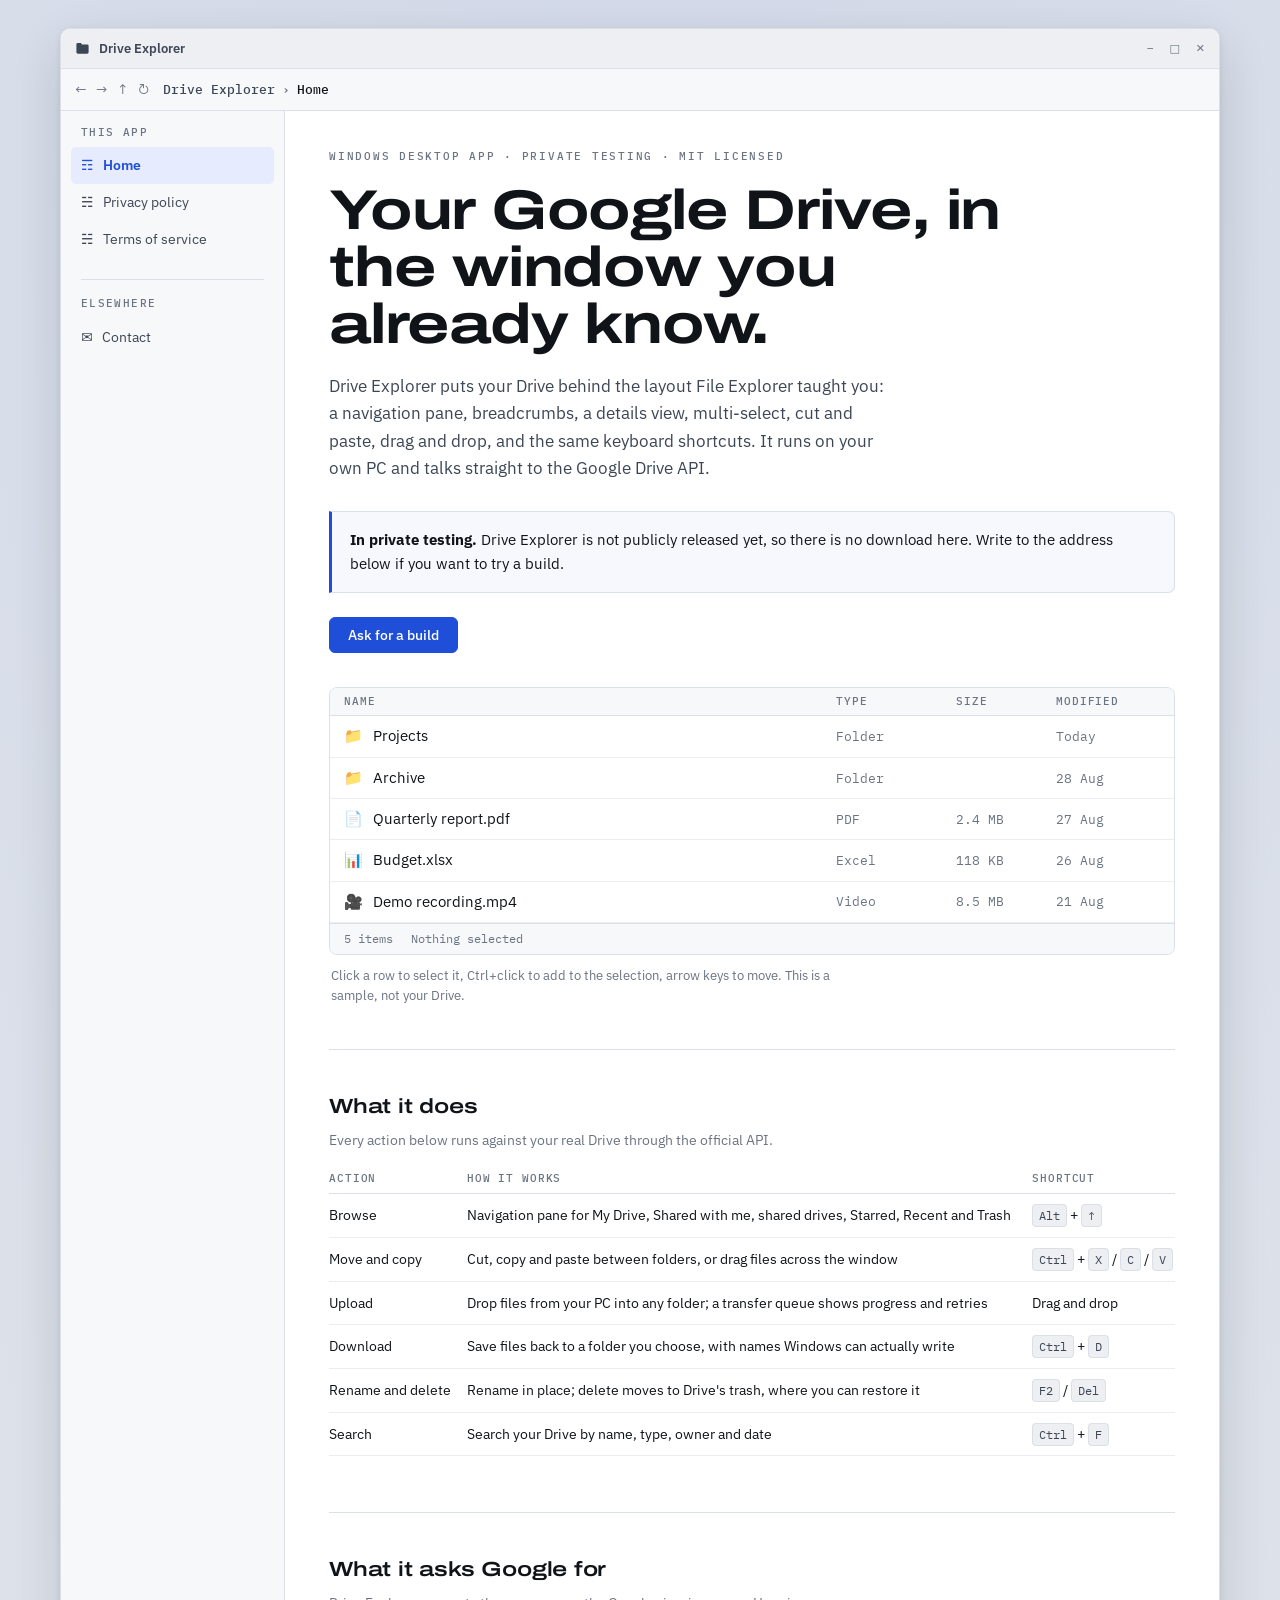
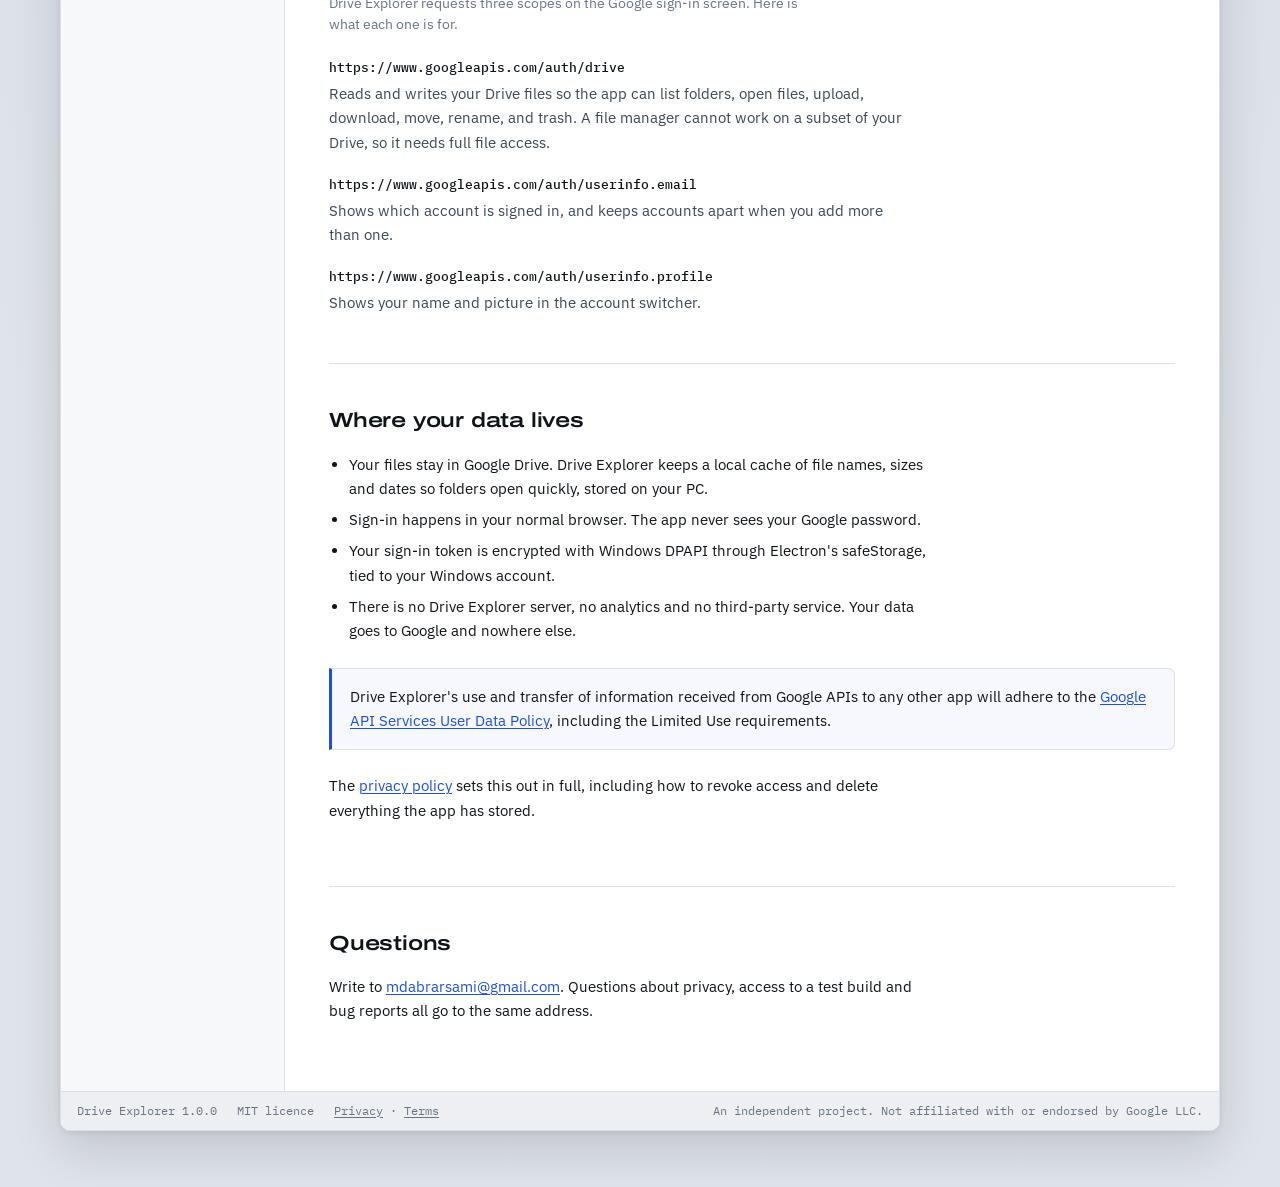
<file: apps/drive-explorer/index.html>
<!doctype html>
<html lang="en">
<head>
<meta charset="utf-8">
<meta name="viewport" content="width=device-width, initial-scale=1">
<title>Drive Explorer - Google Drive in a Windows Explorer window</title>
<meta name="description" content="Drive Explorer is a free Windows desktop app that manages your Google Drive with the layout, shortcuts and habits of File Explorer.">
<link rel="icon" href="data:image/svg+xml,%3Csvg xmlns='http://www.w3.org/2000/svg' viewBox='0 0 16 16'%3E%3Cpath fill='%231f4fd8' d='M1.5 3.5A1.5 1.5 0 0 1 3 2h3.2l1.3 1.6H13a1.5 1.5 0 0 1 1.5 1.5v7A1.5 1.5 0 0 1 13 13.6H3a1.5 1.5 0 0 1-1.5-1.5z'/%3E%3C/svg%3E">
<link rel="preconnect" href="https://fonts.googleapis.com">
<link rel="preconnect" href="https://fonts.gstatic.com" crossorigin>
<link rel="stylesheet" href="https://fonts.googleapis.com/css2?family=Archivo:wdth,wght@125,600;125,700&family=IBM+Plex+Mono:wght@400;500&family=IBM+Plex+Sans:wght@400;500;600&display=swap">
<link rel="stylesheet" href="assets/site.css">
</head>
<body>

<main class="window">
  <div class="titlebar">
    <svg width="15" height="15" viewBox="0 0 16 16" aria-hidden="true"><path fill="currentColor" d="M1.5 3.5A1.5 1.5 0 0 1 3 2h3.2l1.3 1.6H13a1.5 1.5 0 0 1 1.5 1.5v7A1.5 1.5 0 0 1 13 13.6H3a1.5 1.5 0 0 1-1.5-1.5z"/></svg>
    <strong style="font-weight:600">Drive Explorer</strong>
    <span class="titlebar__buttons" aria-hidden="true"><span>&#8210;</span><span>&#9633;</span><span>&#10005;</span></span>
  </div>

  <div class="toolbar">
    <span class="toolbar__nav" aria-hidden="true"><span>&#8592;</span><span>&#8594;</span><span>&#8593;</span><span>&#8635;</span></span>
    <nav class="crumbs" aria-label="Breadcrumb">
      <a href="index.html">Drive Explorer</a><span aria-hidden="true">&#8250;</span><span class="crumbs__here" aria-current="page">Home</span>
    </nav>
  </div>

  <div class="panes">
    <nav class="nav" aria-label="Site">
      <p class="nav__group">This app</p>
      <ul class="nav__list">
        <li><a class="nav__link" href="index.html" aria-current="page"><span aria-hidden="true">&#9782;</span> Home</a></li>
        <li><a class="nav__link" href="privacy.html"><span aria-hidden="true">&#9781;</span> Privacy policy</a></li>
        <li><a class="nav__link" href="terms.html"><span aria-hidden="true">&#9781;</span> Terms of service</a></li>
      </ul>
      <hr class="nav__sep">
      <p class="nav__group">Elsewhere</p>
      <ul class="nav__list">
        <li><a class="nav__link" href="mailto:mdabrarsami@gmail.com"><span aria-hidden="true">&#9993;</span> Contact</a></li>
      </ul>
    </nav>

    <div class="content">
      <p class="eyebrow">Windows desktop app &middot; Private testing &middot; MIT licensed</p>
      <h1>Your Google Drive, in the window you already know.</h1>
      <p class="lede">
        Drive Explorer puts your Drive behind the layout File Explorer taught you:
        a navigation pane, breadcrumbs, a details view, multi-select, cut and paste,
        drag and drop, and the same keyboard shortcuts. It runs on your own PC and
        talks straight to the Google Drive API.
      </p>

      <div class="callout">
        <p><strong>In private testing.</strong> Drive Explorer is not publicly released yet, so there is no download here. Write to the address below if you want to try a build.</p>
      </div>

      <div class="actions">
        <a class="btn btn--primary" href="mailto:mdabrarsami@gmail.com">Ask for a build</a>
      </div>

      <section class="demo" aria-label="Details view demo">
        <div class="demo__head" aria-hidden="true">
          <span>Name</span><span>Type</span><span>Size</span><span>Modified</span>
        </div>
        <ul class="demo__list" role="listbox" aria-label="Example files" aria-multiselectable="true" data-filelist>
          <li><button class="demo__row" type="button" role="option" aria-selected="false" data-bytes="0">
            <span class="demo__name"><span aria-hidden="true">&#128193;</span> <span>Projects</span></span>
            <span class="demo__meta demo__meta--type">Folder</span>
            <span class="demo__meta"></span>
            <span class="demo__meta demo__meta--date">Today</span>
          </button></li>
          <li><button class="demo__row" type="button" role="option" aria-selected="false" data-bytes="0">
            <span class="demo__name"><span aria-hidden="true">&#128193;</span> <span>Archive</span></span>
            <span class="demo__meta demo__meta--type">Folder</span>
            <span class="demo__meta"></span>
            <span class="demo__meta demo__meta--date">28 Aug</span>
          </button></li>
          <li><button class="demo__row" type="button" role="option" aria-selected="false" data-bytes="2516582">
            <span class="demo__name"><span aria-hidden="true">&#128196;</span> <span>Quarterly report.pdf</span></span>
            <span class="demo__meta demo__meta--type">PDF</span>
            <span class="demo__meta">2.4 MB</span>
            <span class="demo__meta demo__meta--date">27 Aug</span>
          </button></li>
          <li><button class="demo__row" type="button" role="option" aria-selected="false" data-bytes="120832">
            <span class="demo__name"><span aria-hidden="true">&#128202;</span> <span>Budget.xlsx</span></span>
            <span class="demo__meta demo__meta--type">Excel</span>
            <span class="demo__meta">118 KB</span>
            <span class="demo__meta demo__meta--date">26 Aug</span>
          </button></li>
          <li><button class="demo__row" type="button" role="option" aria-selected="false" data-bytes="8912896">
            <span class="demo__name"><span aria-hidden="true">&#127909;</span> <span>Demo recording.mp4</span></span>
            <span class="demo__meta demo__meta--type">Video</span>
            <span class="demo__meta">8.5 MB</span>
            <span class="demo__meta demo__meta--date">21 Aug</span>
          </button></li>
        </ul>
        <div class="demo__bar">
          <span data-count>5 items</span>
          <span data-size>Nothing selected</span>
        </div>
      </section>
      <p class="demo__hint">Click a row to select it, Ctrl+click to add to the selection, arrow keys to move. This is a sample, not your Drive.</p>

      <section class="sec">
        <h2>What it does</h2>
        <p class="sec__note">Every action below runs against your real Drive through the official API.</p>
        <table class="table">
          <thead>
            <tr><th scope="col">Action</th><th scope="col">How it works</th><th scope="col">Shortcut</th></tr>
          </thead>
          <tbody>
            <tr><td>Browse</td><td>Navigation pane for My Drive, Shared with me, shared drives, Starred, Recent and Trash</td><td><kbd>Alt</kbd> + <kbd>&#8593;</kbd></td></tr>
            <tr><td>Move and copy</td><td>Cut, copy and paste between folders, or drag files across the window</td><td><kbd>Ctrl</kbd> + <kbd>X</kbd> / <kbd>C</kbd> / <kbd>V</kbd></td></tr>
            <tr><td>Upload</td><td>Drop files from your PC into any folder; a transfer queue shows progress and retries</td><td>Drag and drop</td></tr>
            <tr><td>Download</td><td>Save files back to a folder you choose, with names Windows can actually write</td><td><kbd>Ctrl</kbd> + <kbd>D</kbd></td></tr>
            <tr><td>Rename and delete</td><td>Rename in place; delete moves to Drive's trash, where you can restore it</td><td><kbd>F2</kbd> / <kbd>Del</kbd></td></tr>
            <tr><td>Search</td><td>Search your Drive by name, type, owner and date</td><td><kbd>Ctrl</kbd> + <kbd>F</kbd></td></tr>
          </tbody>
        </table>
      </section>

      <section class="sec">
        <h2>What it asks Google for</h2>
        <p class="sec__note">Drive Explorer requests three scopes on the Google sign-in screen. Here is what each one is for.</p>
        <dl class="scopes">
          <dt>https://www.googleapis.com/auth/drive</dt>
          <dd>Reads and writes your Drive files so the app can list folders, open files, upload, download, move, rename, and trash. A file manager cannot work on a subset of your Drive, so it needs full file access.</dd>
          <dt>https://www.googleapis.com/auth/userinfo.email</dt>
          <dd>Shows which account is signed in, and keeps accounts apart when you add more than one.</dd>
          <dt>https://www.googleapis.com/auth/userinfo.profile</dt>
          <dd>Shows your name and picture in the account switcher.</dd>
        </dl>
      </section>

      <section class="sec">
        <h2>Where your data lives</h2>
        <ul class="plain">
          <li>Your files stay in Google Drive. Drive Explorer keeps a local cache of file names, sizes and dates so folders open quickly, stored on your PC.</li>
          <li>Sign-in happens in your normal browser. The app never sees your Google password.</li>
          <li>Your sign-in token is encrypted with Windows DPAPI through Electron's safeStorage, tied to your Windows account.</li>
          <li>There is no Drive Explorer server, no analytics and no third-party service. Your data goes to Google and nowhere else.</li>
        </ul>
        <div class="callout">
          <p>Drive Explorer's use and transfer of information received from Google APIs to any other app will adhere to the <a href="https://developers.google.com/terms/api-services-user-data-policy">Google API Services User Data Policy</a>, including the Limited Use requirements.</p>
        </div>
        <p>The <a href="privacy.html">privacy policy</a> sets this out in full, including how to revoke access and delete everything the app has stored.</p>
      </section>

      <section class="sec">
        <h2>Questions</h2>
        <p>Write to <a href="mailto:mdabrarsami@gmail.com">mdabrarsami@gmail.com</a>. Questions about privacy, access to a test build and bug reports all go to the same address.</p>
      </section>
    </div>
  </div>

  <div class="statusbar">
    <span>Drive Explorer 1.0.0</span>
    <span>MIT licence</span>
    <span><a href="privacy.html">Privacy</a> &middot; <a href="terms.html">Terms</a></span>
    <span class="statusbar__end">An independent project. Not affiliated with or endorsed by Google LLC.</span>
  </div>
</main>

<script src="assets/site.js"></script>
</body>
</html>
</file>
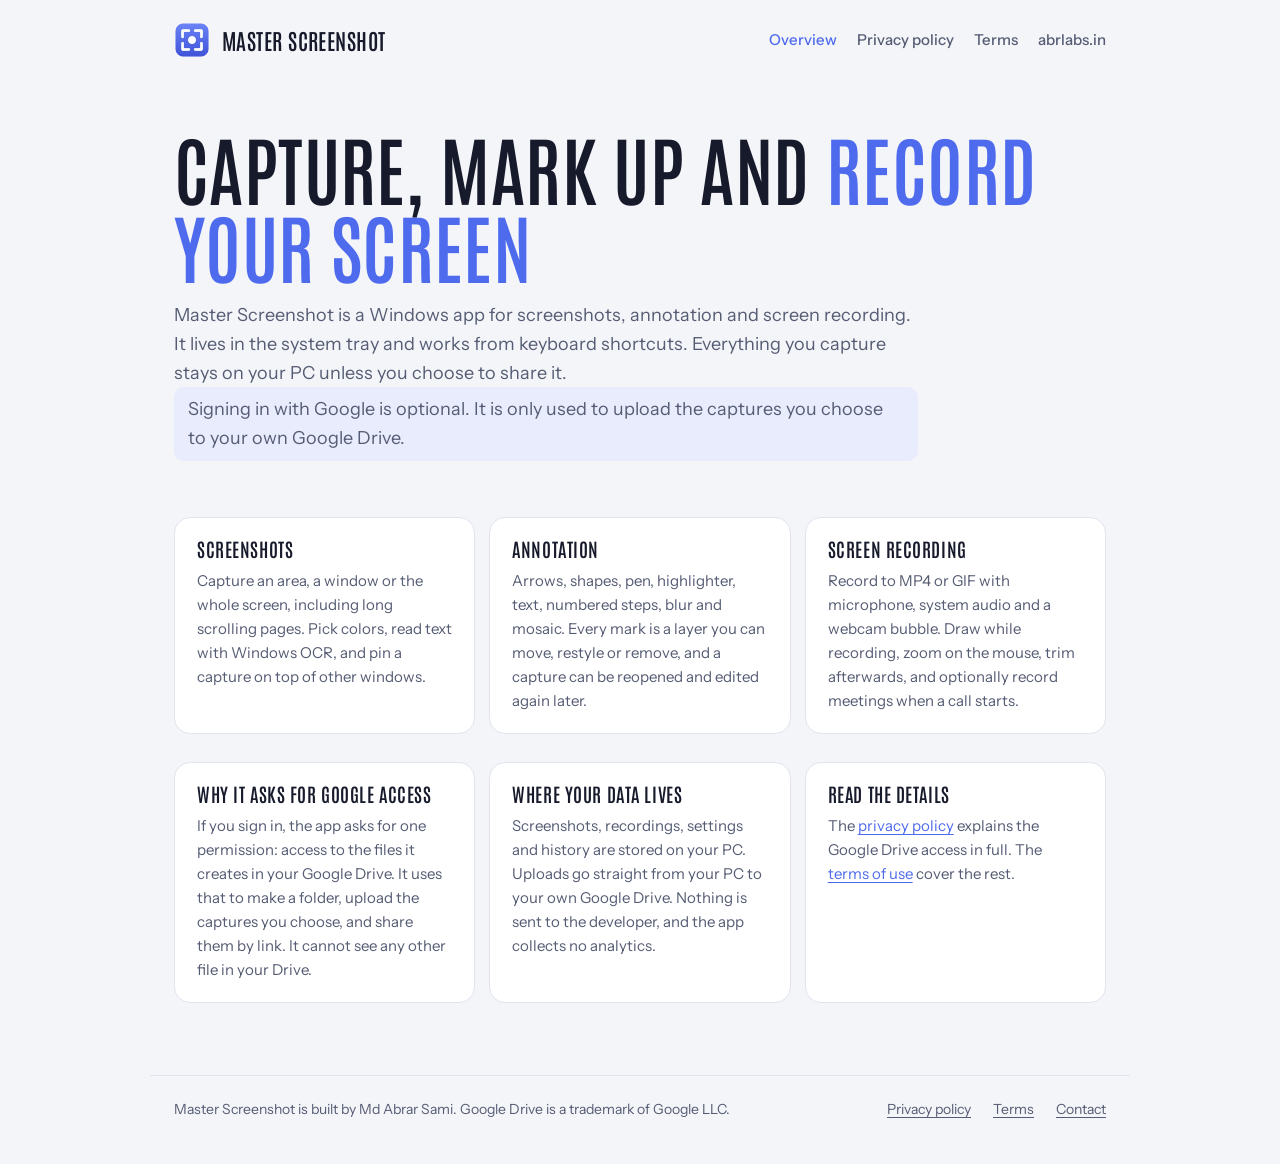
<file: apps/master-screenshot/index.html>
<!doctype html>
<html lang="en">
<head>
<meta charset="utf-8">
<meta name="viewport" content="width=device-width,initial-scale=1">
<meta name="description" content="Master Screenshot is a Windows tool for screenshots, annotation and screen recording. It runs on your PC and can upload to your own Google Drive if you choose.">
<title>Master Screenshot | Screenshots and screen recording for Windows</title>
<link rel="icon" href="icon.png" type="image/png">
<link rel="preconnect" href="https://fonts.googleapis.com">
<link rel="preconnect" href="https://fonts.gstatic.com" crossorigin>
<link href="https://fonts.googleapis.com/css2?family=Antonio:wght@500;600;700&family=Instrument+Sans:wght@400;500;600&display=swap" rel="stylesheet">
<link rel="stylesheet" href="pages.css">
</head>
<body>
<header class="top">
  <a class="brand" href="/apps/master-screenshot/"><img src="icon.png" alt="">Master Screenshot</a>
  <nav aria-label="Master Screenshot">
    <a href="/apps/master-screenshot/" aria-current="page">Overview</a>
    <a href="/apps/master-screenshot/privacy/">Privacy policy</a>
    <a href="/apps/master-screenshot/terms/">Terms</a>
    <a href="/">abrlabs.in</a>
  </nav>
</header>

<main>
  <section class="hero">
    <h1>Capture, mark up and <span>record your screen</span></h1>
    <p>Master Screenshot is a Windows app for screenshots, annotation and screen recording. It lives in the system tray and works from keyboard shortcuts. Everything you capture stays on your PC unless you choose to share it.</p>
    <p class="note">Signing in with Google is optional. It is only used to upload the captures you choose to your own Google Drive.</p>
  </section>

  <section class="grid" aria-label="What Master Screenshot does">
    <div class="card">
      <h2>Screenshots</h2>
      <p>Capture an area, a window or the whole screen, including long scrolling pages. Pick colors, read text with Windows OCR, and pin a capture on top of other windows.</p>
    </div>
    <div class="card">
      <h2>Annotation</h2>
      <p>Arrows, shapes, pen, highlighter, text, numbered steps, blur and mosaic. Every mark is a layer you can move, restyle or remove, and a capture can be reopened and edited again later.</p>
    </div>
    <div class="card">
      <h2>Screen recording</h2>
      <p>Record to MP4 or GIF with microphone, system audio and a webcam bubble. Draw while recording, zoom on the mouse, trim afterwards, and optionally record meetings when a call starts.</p>
    </div>
  </section>

  <section class="grid" aria-label="How Master Screenshot uses your Google account">
    <div class="card">
      <h2>Why it asks for Google access</h2>
      <p>If you sign in, the app asks for one permission: access to the files it creates in your Google Drive. It uses that to make a folder, upload the captures you choose, and share them by link. It cannot see any other file in your Drive.</p>
    </div>
    <div class="card">
      <h2>Where your data lives</h2>
      <p>Screenshots, recordings, settings and history are stored on your PC. Uploads go straight from your PC to your own Google Drive. Nothing is sent to the developer, and the app collects no analytics.</p>
    </div>
    <div class="card">
      <h2>Read the details</h2>
      <p>The <a href="/apps/master-screenshot/privacy/">privacy policy</a> explains the Google Drive access in full. The <a href="/apps/master-screenshot/terms/">terms of use</a> cover the rest.</p>
    </div>
  </section>
</main>

<footer>
  <span>Master Screenshot is built by Md Abrar Sami. Google Drive is a trademark of Google LLC.</span>
  <a href="/apps/master-screenshot/privacy/">Privacy policy</a>
  <a href="/apps/master-screenshot/terms/">Terms</a>
  <a href="mailto:mdabrarsami@gmail.com?subject=Master%20Screenshot">Contact</a>
</footer>
</body>
</html>
</file>
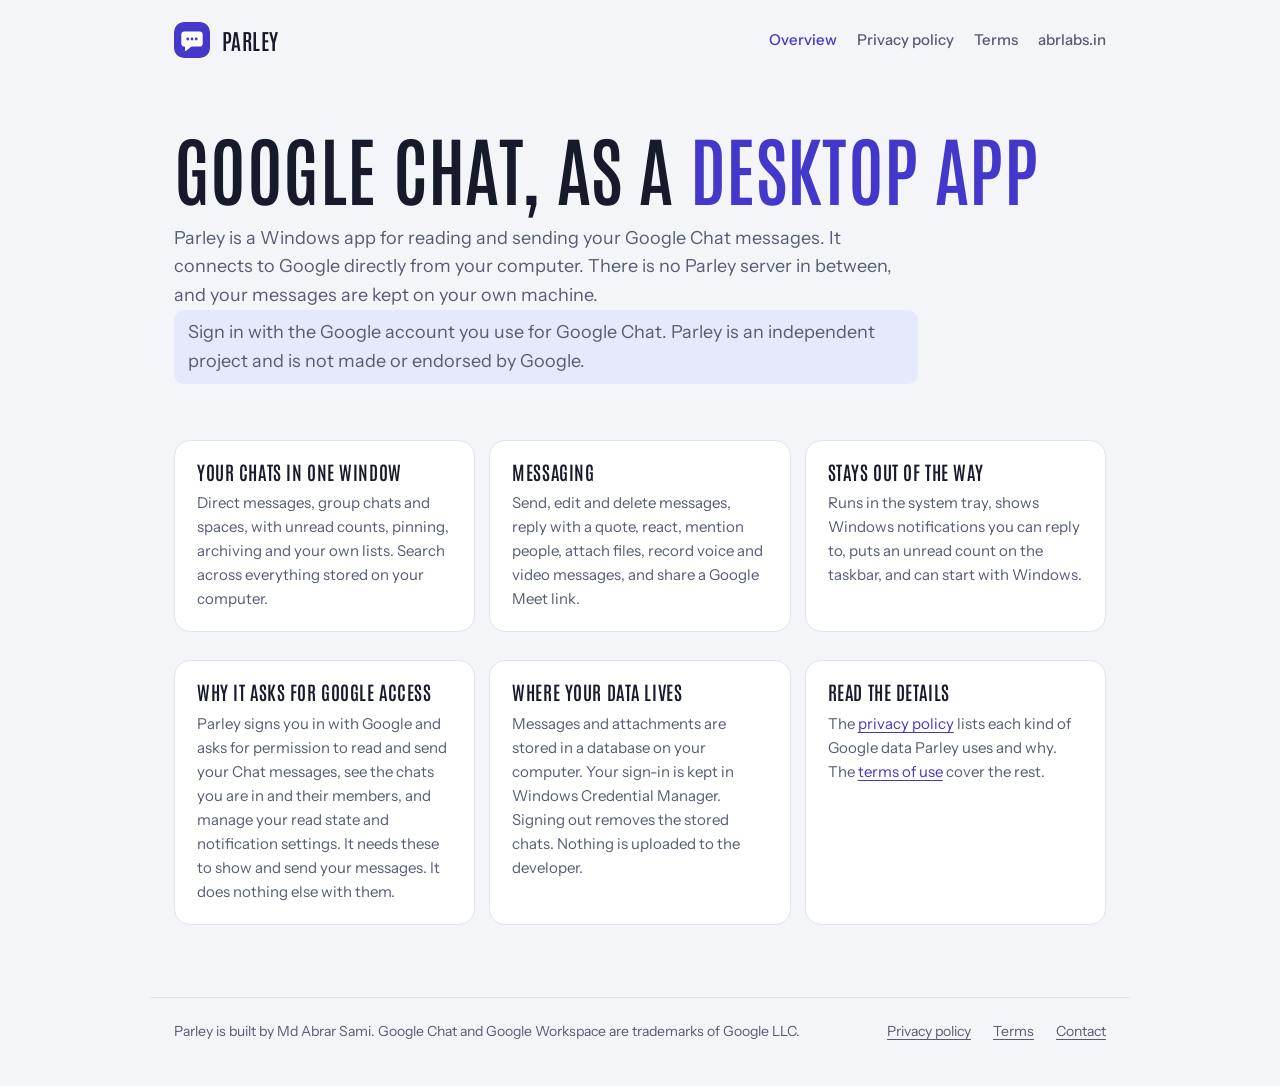
<file: apps/parley/index.html>
<!doctype html>
<html lang="en">
<head>
<meta charset="utf-8">
<meta name="viewport" content="width=device-width,initial-scale=1">
<meta name="description" content="Parley is a Windows desktop client for Google Chat. It connects to Google from your own computer and keeps your messages on that computer.">
<title>Parley | A desktop client for Google Chat</title>
<link rel="icon" href="icon.svg" type="image/svg+xml">
<link rel="preconnect" href="https://fonts.googleapis.com">
<link rel="preconnect" href="https://fonts.gstatic.com" crossorigin>
<link href="https://fonts.googleapis.com/css2?family=Antonio:wght@500;600;700&family=Instrument+Sans:wght@400;500;600&display=swap" rel="stylesheet">
<link rel="stylesheet" href="parley.css">
</head>
<body>
<header class="top">
  <a class="brand" href="/apps/parley/"><img src="icon.svg" alt="">Parley</a>
  <nav aria-label="Parley">
    <a href="/apps/parley/" aria-current="page">Overview</a>
    <a href="/apps/parley/privacy/">Privacy policy</a>
    <a href="/apps/parley/terms/">Terms</a>
    <a href="/">abrlabs.in</a>
  </nav>
</header>

<main>
  <section class="hero">
    <h1>Google Chat, as a <span>desktop app</span></h1>
    <p>Parley is a Windows app for reading and sending your Google Chat messages. It connects to Google directly from your computer. There is no Parley server in between, and your messages are kept on your own machine.</p>
    <p class="note">Sign in with the Google account you use for Google Chat. Parley is an independent project and is not made or endorsed by Google.</p>
  </section>

  <section class="grid" aria-label="What Parley does">
    <div class="card">
      <h2>Your chats in one window</h2>
      <p>Direct messages, group chats and spaces, with unread counts, pinning, archiving and your own lists. Search across everything stored on your computer.</p>
    </div>
    <div class="card">
      <h2>Messaging</h2>
      <p>Send, edit and delete messages, reply with a quote, react, mention people, attach files, record voice and video messages, and share a Google Meet link.</p>
    </div>
    <div class="card">
      <h2>Stays out of the way</h2>
      <p>Runs in the system tray, shows Windows notifications you can reply to, puts an unread count on the taskbar, and can start with Windows.</p>
    </div>
  </section>

  <section class="grid" aria-label="How Parley uses your Google account">
    <div class="card">
      <h2>Why it asks for Google access</h2>
      <p>Parley signs you in with Google and asks for permission to read and send your Chat messages, see the chats you are in and their members, and manage your read state and notification settings. It needs these to show and send your messages. It does nothing else with them.</p>
    </div>
    <div class="card">
      <h2>Where your data lives</h2>
      <p>Messages and attachments are stored in a database on your computer. Your sign-in is kept in Windows Credential Manager. Signing out removes the stored chats. Nothing is uploaded to the developer.</p>
    </div>
    <div class="card">
      <h2>Read the details</h2>
      <p>The <a href="/apps/parley/privacy/">privacy policy</a> lists each kind of Google data Parley uses and why. The <a href="/apps/parley/terms/">terms of use</a> cover the rest.</p>
    </div>
  </section>
</main>

<footer>
  <span>Parley is built by Md Abrar Sami. Google Chat and Google Workspace are trademarks of Google LLC.</span>
  <a href="/apps/parley/privacy/">Privacy policy</a>
  <a href="/apps/parley/terms/">Terms</a>
  <a href="mailto:mdabrarsami@gmail.com?subject=Parley">Contact</a>
</footer>
</body>
</html>
</file>
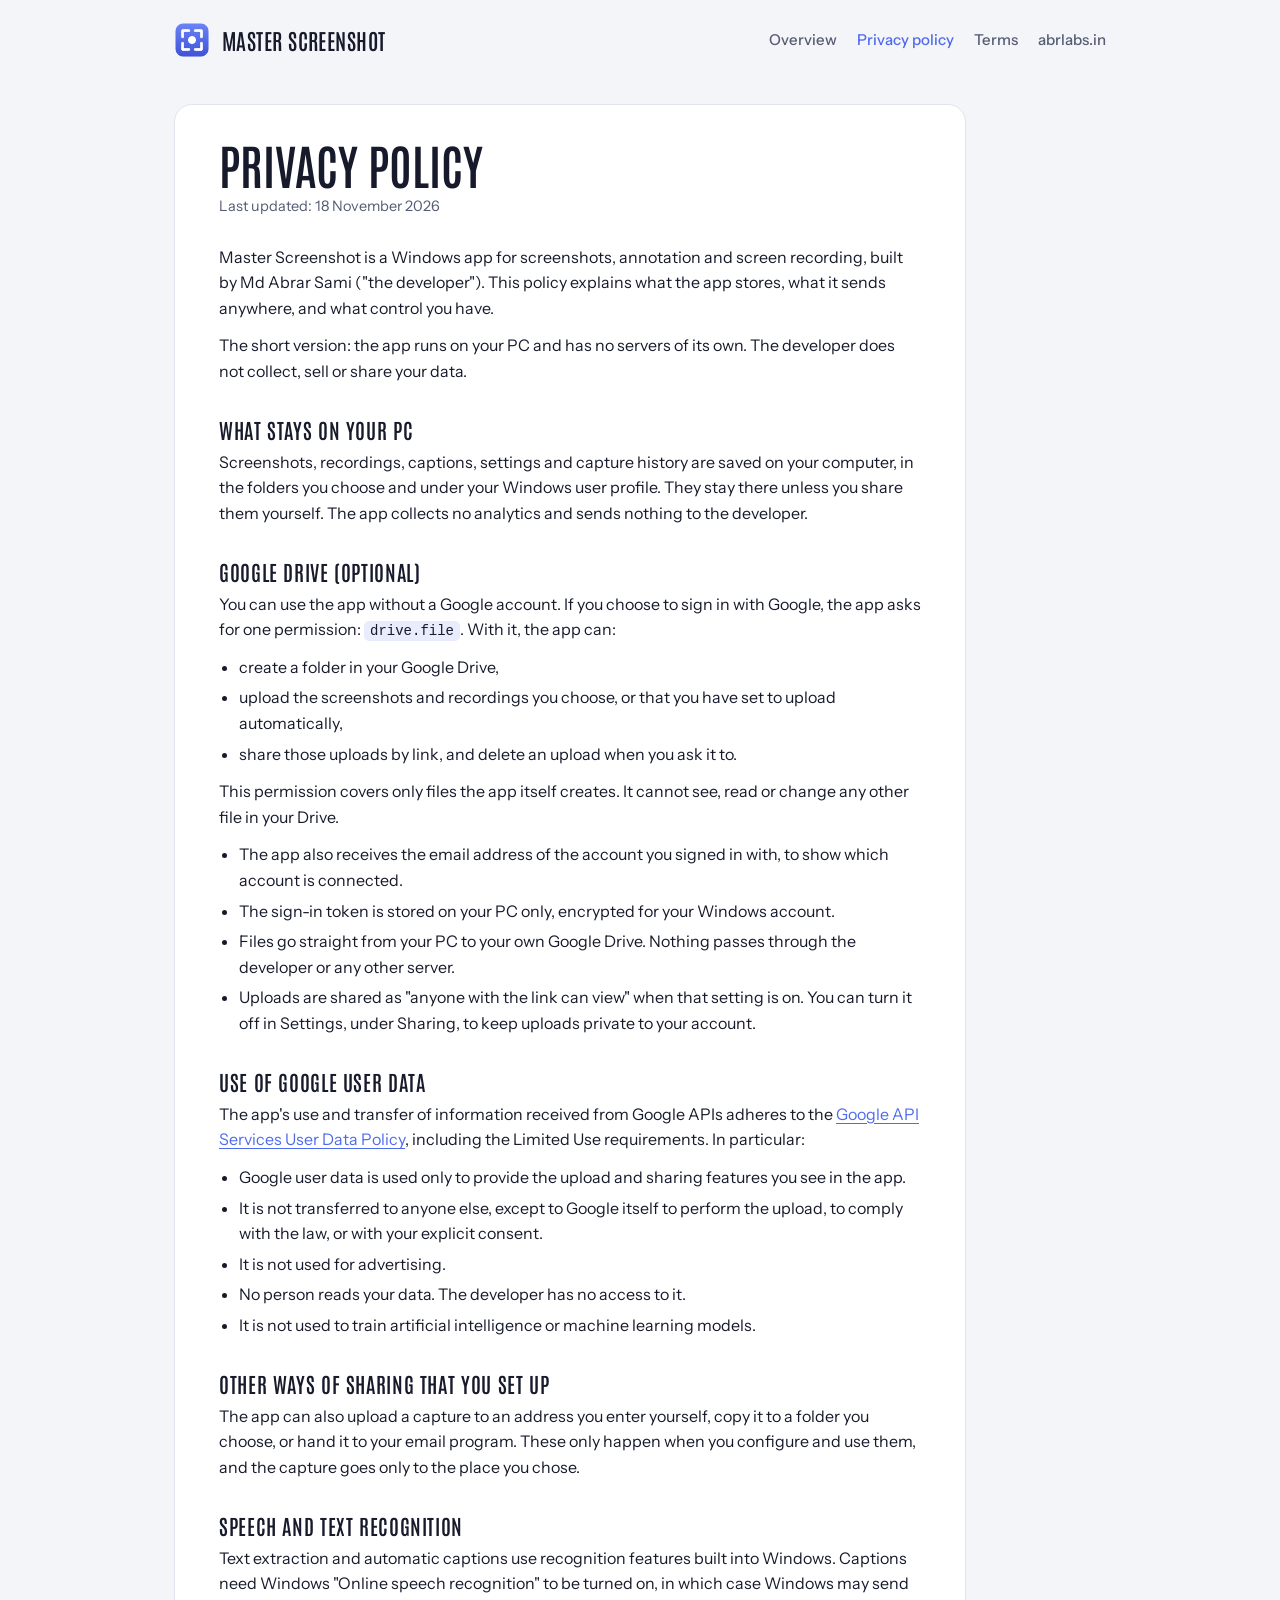
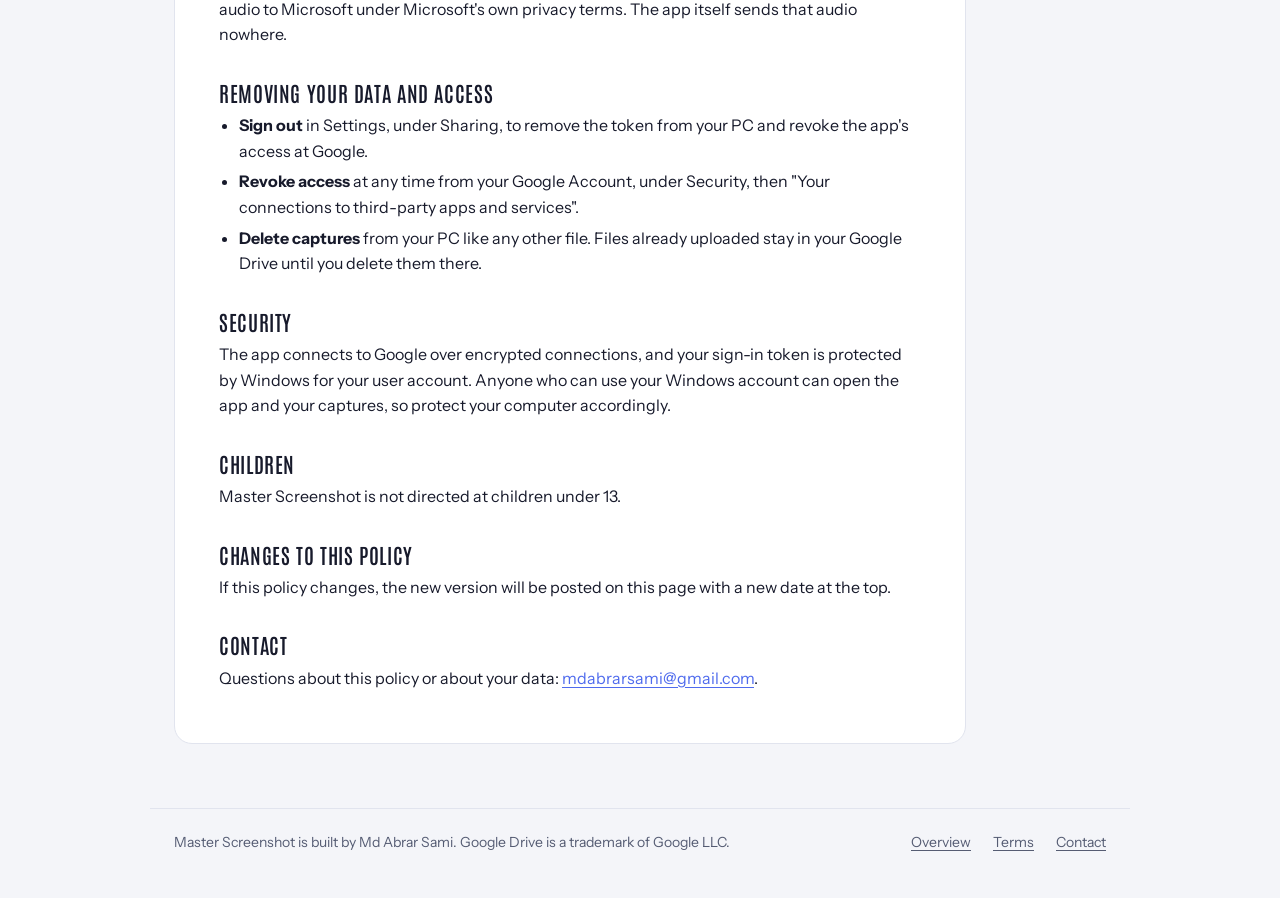
<file: apps/master-screenshot/privacy/index.html>
<!doctype html>
<html lang="en">
<head>
<meta charset="utf-8">
<meta name="viewport" content="width=device-width,initial-scale=1">
<meta name="description" content="Privacy policy for Master Screenshot, a Windows screenshot and screen recording tool: what it stores, how the optional Google Drive upload works, and how to remove access.">
<title>Privacy policy | Master Screenshot</title>
<link rel="icon" href="../icon.png" type="image/png">
<link rel="preconnect" href="https://fonts.googleapis.com">
<link rel="preconnect" href="https://fonts.gstatic.com" crossorigin>
<link href="https://fonts.googleapis.com/css2?family=Antonio:wght@500;600;700&family=Instrument+Sans:wght@400;500;600&display=swap" rel="stylesheet">
<link rel="stylesheet" href="../pages.css">
</head>
<body>
<header class="top">
  <a class="brand" href="/apps/master-screenshot/"><img src="../icon.png" alt="">Master Screenshot</a>
  <nav aria-label="Master Screenshot">
    <a href="/apps/master-screenshot/">Overview</a>
    <a href="/apps/master-screenshot/privacy/" aria-current="page">Privacy policy</a>
    <a href="/apps/master-screenshot/terms/">Terms</a>
    <a href="/">abrlabs.in</a>
  </nav>
</header>

<main>
  <article class="doc">
    <h1>Privacy policy</h1>
    <p class="updated">Last updated: 18 November 2026</p>

    <p>Master Screenshot is a Windows app for screenshots, annotation and screen recording, built by Md Abrar Sami ("the developer"). This policy explains what the app stores, what it sends anywhere, and what control you have.</p>
    <p>The short version: the app runs on your PC and has no servers of its own. The developer does not collect, sell or share your data.</p>

    <h2>What stays on your PC</h2>
    <p>Screenshots, recordings, captions, settings and capture history are saved on your computer, in the folders you choose and under your Windows user profile. They stay there unless you share them yourself. The app collects no analytics and sends nothing to the developer.</p>

    <h2>Google Drive (optional)</h2>
    <p>You can use the app without a Google account. If you choose to sign in with Google, the app asks for one permission: <code>drive.file</code>. With it, the app can:</p>
    <ul>
      <li>create a folder in your Google Drive,</li>
      <li>upload the screenshots and recordings you choose, or that you have set to upload automatically,</li>
      <li>share those uploads by link, and delete an upload when you ask it to.</li>
    </ul>
    <p>This permission covers only files the app itself creates. It cannot see, read or change any other file in your Drive.</p>
    <ul>
      <li>The app also receives the email address of the account you signed in with, to show which account is connected.</li>
      <li>The sign-in token is stored on your PC only, encrypted for your Windows account.</li>
      <li>Files go straight from your PC to your own Google Drive. Nothing passes through the developer or any other server.</li>
      <li>Uploads are shared as "anyone with the link can view" when that setting is on. You can turn it off in Settings, under Sharing, to keep uploads private to your account.</li>
    </ul>

    <h2>Use of Google user data</h2>
    <p>The app's use and transfer of information received from Google APIs adheres to the <a href="https://developers.google.com/terms/api-services-user-data-policy" rel="noopener">Google API Services User Data Policy</a>, including the Limited Use requirements. In particular:</p>
    <ul>
      <li>Google user data is used only to provide the upload and sharing features you see in the app.</li>
      <li>It is not transferred to anyone else, except to Google itself to perform the upload, to comply with the law, or with your explicit consent.</li>
      <li>It is not used for advertising.</li>
      <li>No person reads your data. The developer has no access to it.</li>
      <li>It is not used to train artificial intelligence or machine learning models.</li>
    </ul>

    <h2>Other ways of sharing that you set up</h2>
    <p>The app can also upload a capture to an address you enter yourself, copy it to a folder you choose, or hand it to your email program. These only happen when you configure and use them, and the capture goes only to the place you chose.</p>

    <h2>Speech and text recognition</h2>
    <p>Text extraction and automatic captions use recognition features built into Windows. Captions need Windows "Online speech recognition" to be turned on, in which case Windows may send audio to Microsoft under Microsoft's own privacy terms. The app itself sends that audio nowhere.</p>

    <h2>Removing your data and access</h2>
    <ul>
      <li><strong>Sign out</strong> in Settings, under Sharing, to remove the token from your PC and revoke the app's access at Google.</li>
      <li><strong>Revoke access</strong> at any time from your Google Account, under Security, then "Your connections to third-party apps and services".</li>
      <li><strong>Delete captures</strong> from your PC like any other file. Files already uploaded stay in your Google Drive until you delete them there.</li>
    </ul>

    <h2>Security</h2>
    <p>The app connects to Google over encrypted connections, and your sign-in token is protected by Windows for your user account. Anyone who can use your Windows account can open the app and your captures, so protect your computer accordingly.</p>

    <h2>Children</h2>
    <p>Master Screenshot is not directed at children under 13.</p>

    <h2>Changes to this policy</h2>
    <p>If this policy changes, the new version will be posted on this page with a new date at the top.</p>

    <h2>Contact</h2>
    <p>Questions about this policy or about your data: <a href="mailto:mdabrarsami@gmail.com?subject=Master%20Screenshot%20privacy">mdabrarsami@gmail.com</a>.</p>
  </article>
</main>

<footer>
  <span>Master Screenshot is built by Md Abrar Sami. Google Drive is a trademark of Google LLC.</span>
  <a href="/apps/master-screenshot/">Overview</a>
  <a href="/apps/master-screenshot/terms/">Terms</a>
  <a href="mailto:mdabrarsami@gmail.com?subject=Master%20Screenshot">Contact</a>
</footer>
</body>
</html>
</file>
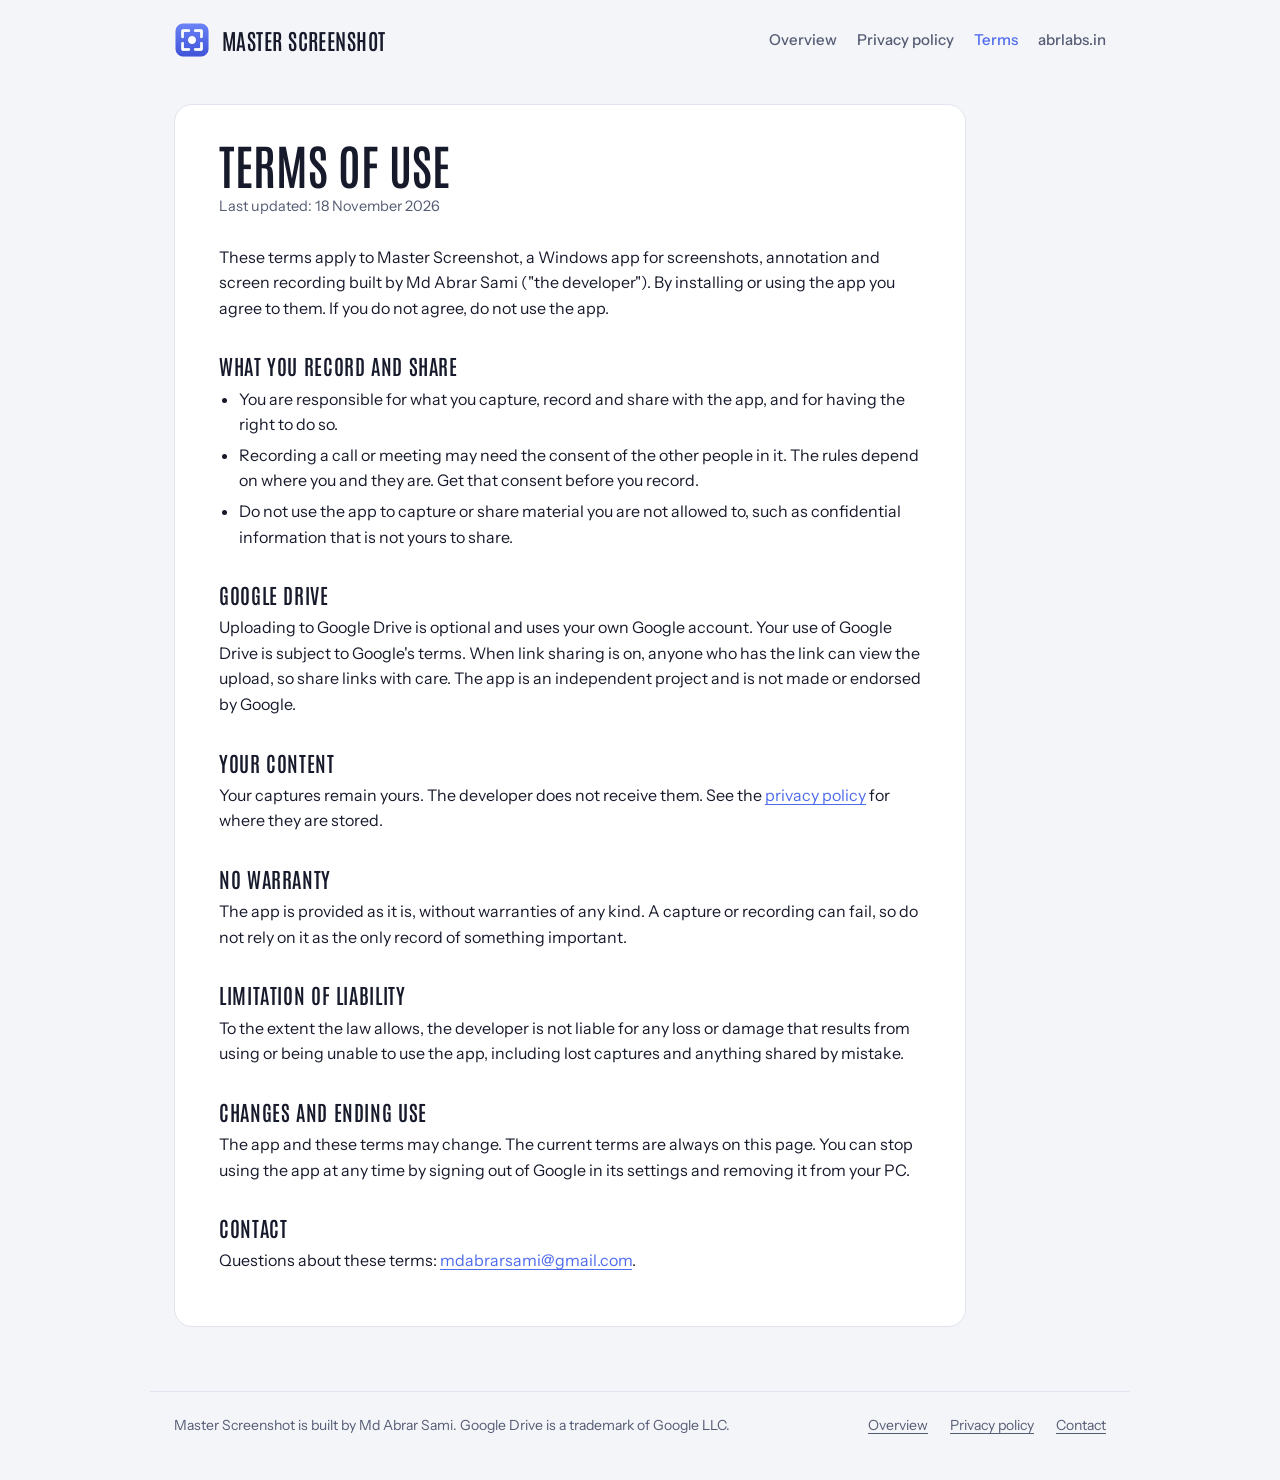
<file: apps/master-screenshot/terms/index.html>
<!doctype html>
<html lang="en">
<head>
<meta charset="utf-8">
<meta name="viewport" content="width=device-width,initial-scale=1">
<meta name="description" content="Terms of use for Master Screenshot, a Windows screenshot and screen recording tool.">
<title>Terms of use | Master Screenshot</title>
<link rel="icon" href="../icon.png" type="image/png">
<link rel="preconnect" href="https://fonts.googleapis.com">
<link rel="preconnect" href="https://fonts.gstatic.com" crossorigin>
<link href="https://fonts.googleapis.com/css2?family=Antonio:wght@500;600;700&family=Instrument+Sans:wght@400;500;600&display=swap" rel="stylesheet">
<link rel="stylesheet" href="../pages.css">
</head>
<body>
<header class="top">
  <a class="brand" href="/apps/master-screenshot/"><img src="../icon.png" alt="">Master Screenshot</a>
  <nav aria-label="Master Screenshot">
    <a href="/apps/master-screenshot/">Overview</a>
    <a href="/apps/master-screenshot/privacy/">Privacy policy</a>
    <a href="/apps/master-screenshot/terms/" aria-current="page">Terms</a>
    <a href="/">abrlabs.in</a>
  </nav>
</header>

<main>
  <article class="doc">
    <h1>Terms of use</h1>
    <p class="updated">Last updated: 18 November 2026</p>

    <p>These terms apply to Master Screenshot, a Windows app for screenshots, annotation and screen recording built by Md Abrar Sami ("the developer"). By installing or using the app you agree to them. If you do not agree, do not use the app.</p>

    <h2>What you record and share</h2>
    <ul>
      <li>You are responsible for what you capture, record and share with the app, and for having the right to do so.</li>
      <li>Recording a call or meeting may need the consent of the other people in it. The rules depend on where you and they are. Get that consent before you record.</li>
      <li>Do not use the app to capture or share material you are not allowed to, such as confidential information that is not yours to share.</li>
    </ul>

    <h2>Google Drive</h2>
    <p>Uploading to Google Drive is optional and uses your own Google account. Your use of Google Drive is subject to Google's terms. When link sharing is on, anyone who has the link can view the upload, so share links with care. The app is an independent project and is not made or endorsed by Google.</p>

    <h2>Your content</h2>
    <p>Your captures remain yours. The developer does not receive them. See the <a href="/apps/master-screenshot/privacy/">privacy policy</a> for where they are stored.</p>

    <h2>No warranty</h2>
    <p>The app is provided as it is, without warranties of any kind. A capture or recording can fail, so do not rely on it as the only record of something important.</p>

    <h2>Limitation of liability</h2>
    <p>To the extent the law allows, the developer is not liable for any loss or damage that results from using or being unable to use the app, including lost captures and anything shared by mistake.</p>

    <h2>Changes and ending use</h2>
    <p>The app and these terms may change. The current terms are always on this page. You can stop using the app at any time by signing out of Google in its settings and removing it from your PC.</p>

    <h2>Contact</h2>
    <p>Questions about these terms: <a href="mailto:mdabrarsami@gmail.com?subject=Master%20Screenshot%20terms">mdabrarsami@gmail.com</a>.</p>
  </article>
</main>

<footer>
  <span>Master Screenshot is built by Md Abrar Sami. Google Drive is a trademark of Google LLC.</span>
  <a href="/apps/master-screenshot/">Overview</a>
  <a href="/apps/master-screenshot/privacy/">Privacy policy</a>
  <a href="mailto:mdabrarsami@gmail.com?subject=Master%20Screenshot">Contact</a>
</footer>
</body>
</html>
</file>
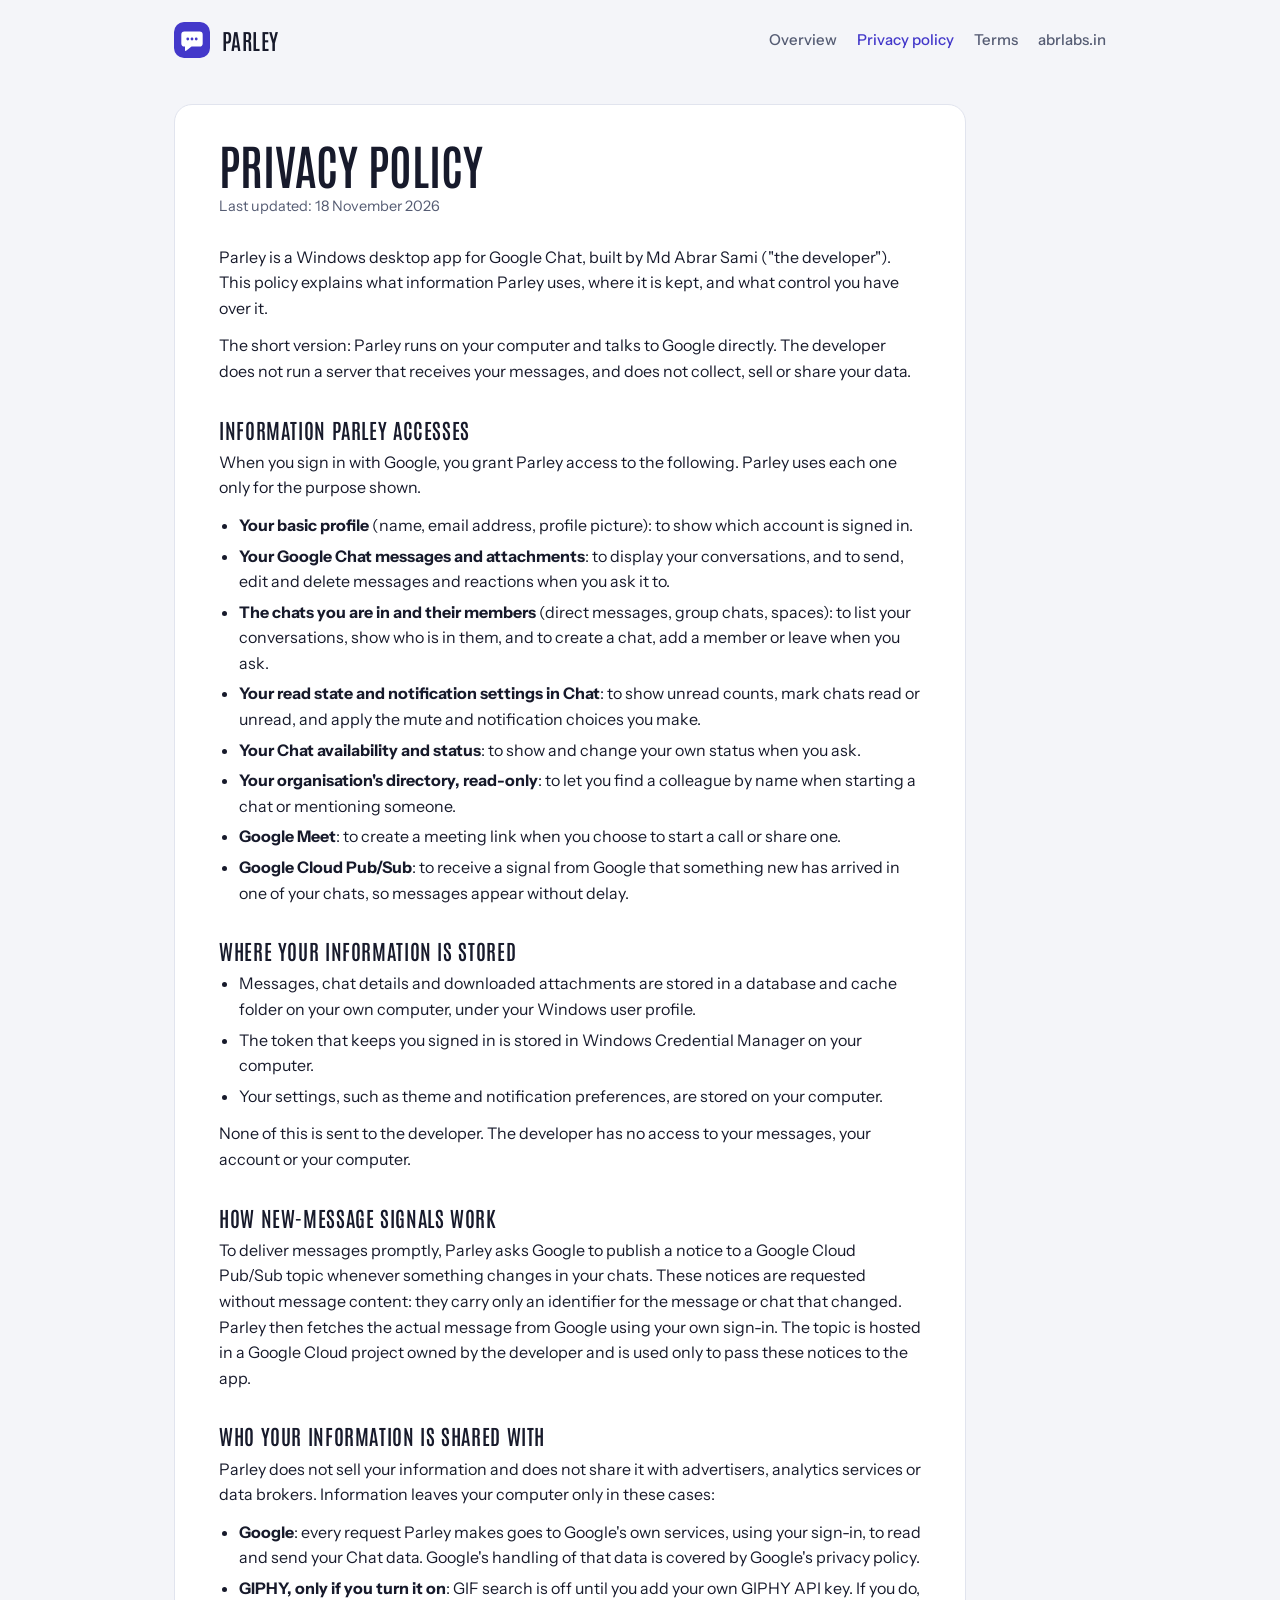
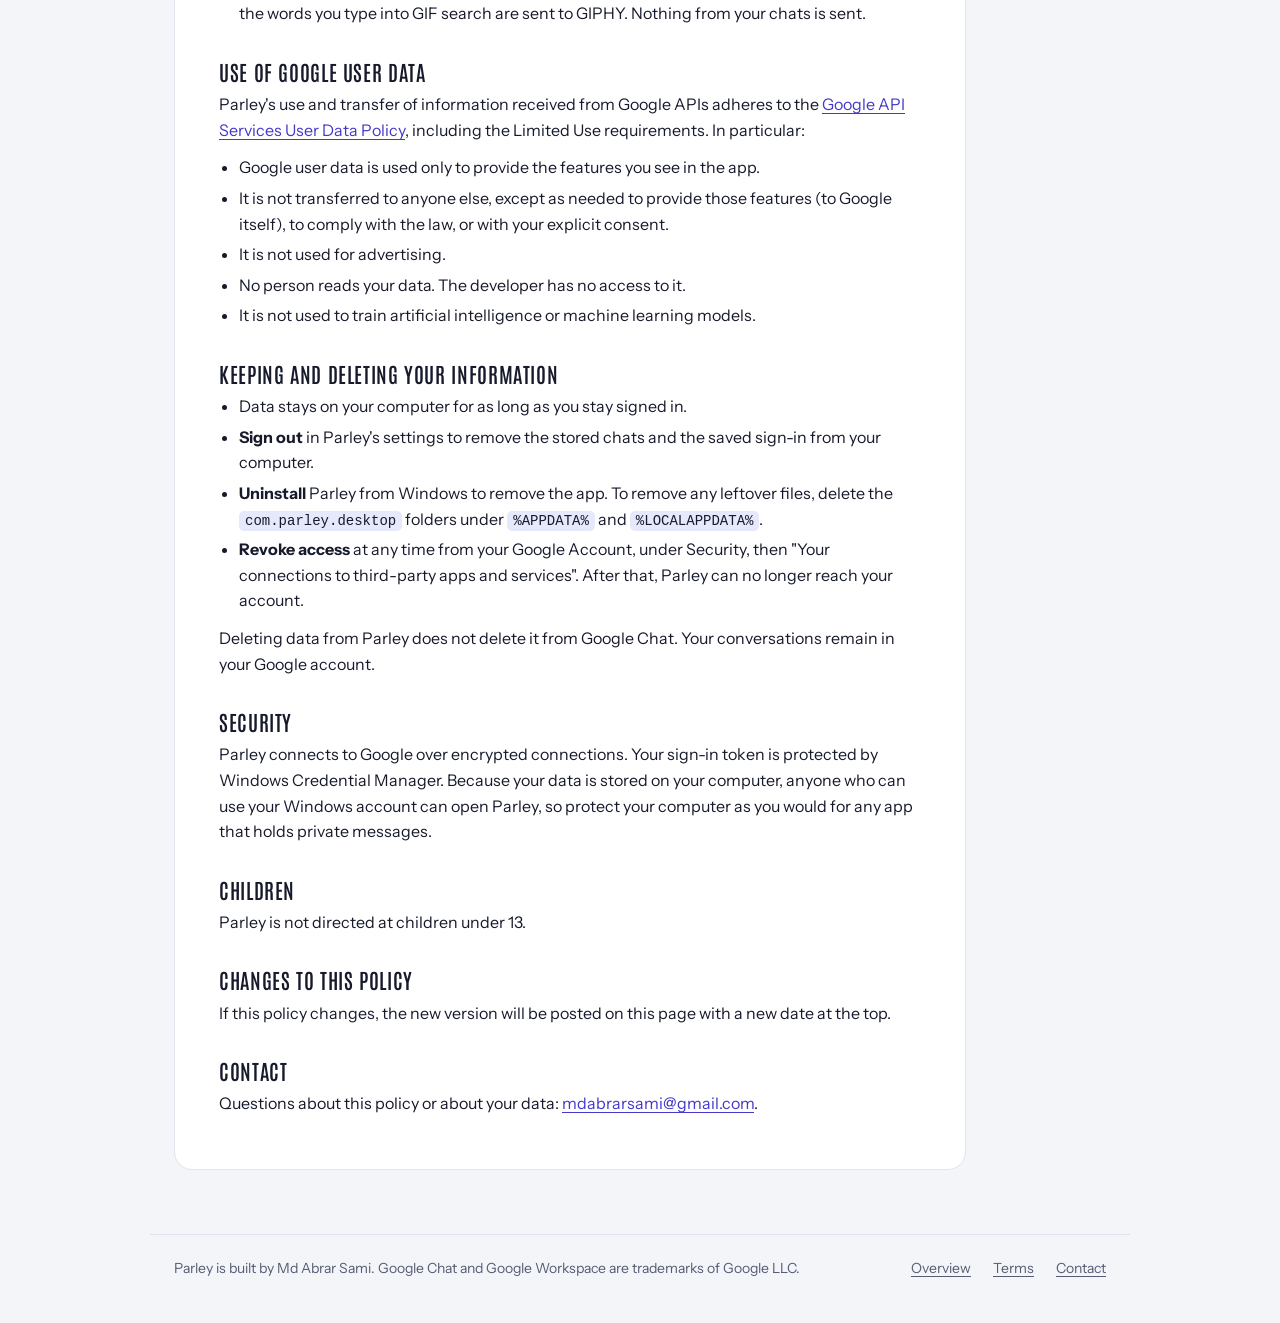
<file: apps/parley/privacy/index.html>
<!doctype html>
<html lang="en">
<head>
<meta charset="utf-8">
<meta name="viewport" content="width=device-width,initial-scale=1">
<meta name="description" content="Privacy policy for Parley, a Windows desktop client for Google Chat: what Google data it uses, where it is stored, and how to remove it.">
<title>Privacy policy | Parley</title>
<link rel="icon" href="../icon.svg" type="image/svg+xml">
<link rel="preconnect" href="https://fonts.googleapis.com">
<link rel="preconnect" href="https://fonts.gstatic.com" crossorigin>
<link href="https://fonts.googleapis.com/css2?family=Antonio:wght@500;600;700&family=Instrument+Sans:wght@400;500;600&display=swap" rel="stylesheet">
<link rel="stylesheet" href="../parley.css">
</head>
<body>
<header class="top">
  <a class="brand" href="/apps/parley/"><img src="../icon.svg" alt="">Parley</a>
  <nav aria-label="Parley">
    <a href="/apps/parley/">Overview</a>
    <a href="/apps/parley/privacy/" aria-current="page">Privacy policy</a>
    <a href="/apps/parley/terms/">Terms</a>
    <a href="/">abrlabs.in</a>
  </nav>
</header>

<main>
  <article class="doc">
    <h1>Privacy policy</h1>
    <p class="updated">Last updated: 18 November 2026</p>

    <p>Parley is a Windows desktop app for Google Chat, built by Md Abrar Sami ("the developer"). This policy explains what information Parley uses, where it is kept, and what control you have over it.</p>
    <p>The short version: Parley runs on your computer and talks to Google directly. The developer does not run a server that receives your messages, and does not collect, sell or share your data.</p>

    <h2>Information Parley accesses</h2>
    <p>When you sign in with Google, you grant Parley access to the following. Parley uses each one only for the purpose shown.</p>
    <ul>
      <li><strong>Your basic profile</strong> (name, email address, profile picture): to show which account is signed in.</li>
      <li><strong>Your Google Chat messages and attachments</strong>: to display your conversations, and to send, edit and delete messages and reactions when you ask it to.</li>
      <li><strong>The chats you are in and their members</strong> (direct messages, group chats, spaces): to list your conversations, show who is in them, and to create a chat, add a member or leave when you ask.</li>
      <li><strong>Your read state and notification settings in Chat</strong>: to show unread counts, mark chats read or unread, and apply the mute and notification choices you make.</li>
      <li><strong>Your Chat availability and status</strong>: to show and change your own status when you ask.</li>
      <li><strong>Your organisation's directory, read-only</strong>: to let you find a colleague by name when starting a chat or mentioning someone.</li>
      <li><strong>Google Meet</strong>: to create a meeting link when you choose to start a call or share one.</li>
      <li><strong>Google Cloud Pub/Sub</strong>: to receive a signal from Google that something new has arrived in one of your chats, so messages appear without delay.</li>
    </ul>

    <h2>Where your information is stored</h2>
    <ul>
      <li>Messages, chat details and downloaded attachments are stored in a database and cache folder on your own computer, under your Windows user profile.</li>
      <li>The token that keeps you signed in is stored in Windows Credential Manager on your computer.</li>
      <li>Your settings, such as theme and notification preferences, are stored on your computer.</li>
    </ul>
    <p>None of this is sent to the developer. The developer has no access to your messages, your account or your computer.</p>

    <h2>How new-message signals work</h2>
    <p>To deliver messages promptly, Parley asks Google to publish a notice to a Google Cloud Pub/Sub topic whenever something changes in your chats. These notices are requested without message content: they carry only an identifier for the message or chat that changed. Parley then fetches the actual message from Google using your own sign-in. The topic is hosted in a Google Cloud project owned by the developer and is used only to pass these notices to the app.</p>

    <h2>Who your information is shared with</h2>
    <p>Parley does not sell your information and does not share it with advertisers, analytics services or data brokers. Information leaves your computer only in these cases:</p>
    <ul>
      <li><strong>Google</strong>: every request Parley makes goes to Google's own services, using your sign-in, to read and send your Chat data. Google's handling of that data is covered by Google's privacy policy.</li>
      <li><strong>GIPHY, only if you turn it on</strong>: GIF search is off until you add your own GIPHY API key. If you do, the words you type into GIF search are sent to GIPHY. Nothing from your chats is sent.</li>
    </ul>

    <h2>Use of Google user data</h2>
    <p>Parley's use and transfer of information received from Google APIs adheres to the <a href="https://developers.google.com/terms/api-services-user-data-policy" rel="noopener">Google API Services User Data Policy</a>, including the Limited Use requirements. In particular:</p>
    <ul>
      <li>Google user data is used only to provide the features you see in the app.</li>
      <li>It is not transferred to anyone else, except as needed to provide those features (to Google itself), to comply with the law, or with your explicit consent.</li>
      <li>It is not used for advertising.</li>
      <li>No person reads your data. The developer has no access to it.</li>
      <li>It is not used to train artificial intelligence or machine learning models.</li>
    </ul>

    <h2>Keeping and deleting your information</h2>
    <ul>
      <li>Data stays on your computer for as long as you stay signed in.</li>
      <li><strong>Sign out</strong> in Parley's settings to remove the stored chats and the saved sign-in from your computer.</li>
      <li><strong>Uninstall</strong> Parley from Windows to remove the app. To remove any leftover files, delete the <code>com.parley.desktop</code> folders under <code>%APPDATA%</code> and <code>%LOCALAPPDATA%</code>.</li>
      <li><strong>Revoke access</strong> at any time from your Google Account, under Security, then "Your connections to third-party apps and services". After that, Parley can no longer reach your account.</li>
    </ul>
    <p>Deleting data from Parley does not delete it from Google Chat. Your conversations remain in your Google account.</p>

    <h2>Security</h2>
    <p>Parley connects to Google over encrypted connections. Your sign-in token is protected by Windows Credential Manager. Because your data is stored on your computer, anyone who can use your Windows account can open Parley, so protect your computer as you would for any app that holds private messages.</p>

    <h2>Children</h2>
    <p>Parley is not directed at children under 13.</p>

    <h2>Changes to this policy</h2>
    <p>If this policy changes, the new version will be posted on this page with a new date at the top.</p>

    <h2>Contact</h2>
    <p>Questions about this policy or about your data: <a href="mailto:mdabrarsami@gmail.com?subject=Parley%20privacy">mdabrarsami@gmail.com</a>.</p>
  </article>
</main>

<footer>
  <span>Parley is built by Md Abrar Sami. Google Chat and Google Workspace are trademarks of Google LLC.</span>
  <a href="/apps/parley/">Overview</a>
  <a href="/apps/parley/terms/">Terms</a>
  <a href="mailto:mdabrarsami@gmail.com?subject=Parley">Contact</a>
</footer>
</body>
</html>
</file>
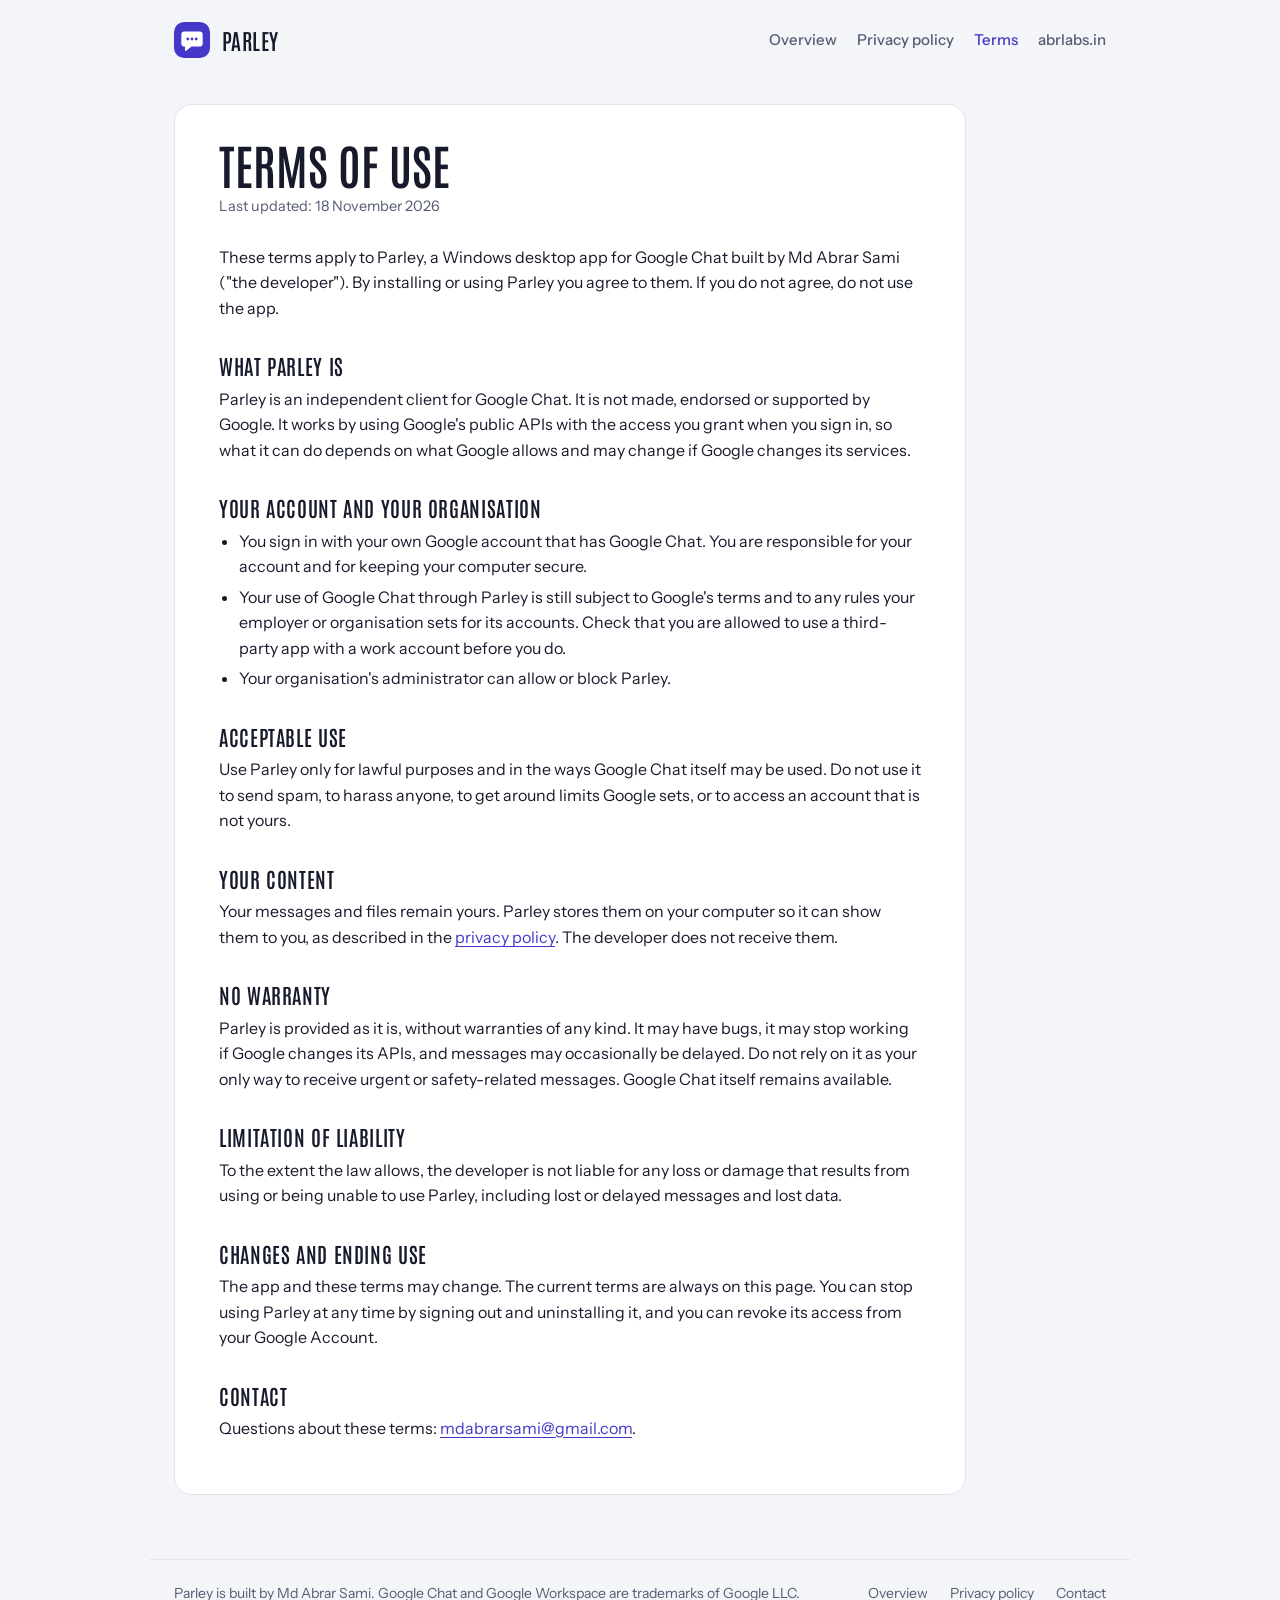
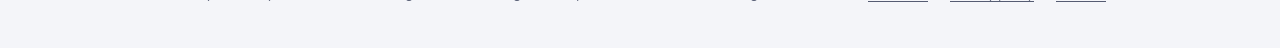
<file: apps/parley/terms/index.html>
<!doctype html>
<html lang="en">
<head>
<meta charset="utf-8">
<meta name="viewport" content="width=device-width,initial-scale=1">
<meta name="description" content="Terms of use for Parley, a Windows desktop client for Google Chat.">
<title>Terms of use | Parley</title>
<link rel="icon" href="../icon.svg" type="image/svg+xml">
<link rel="preconnect" href="https://fonts.googleapis.com">
<link rel="preconnect" href="https://fonts.gstatic.com" crossorigin>
<link href="https://fonts.googleapis.com/css2?family=Antonio:wght@500;600;700&family=Instrument+Sans:wght@400;500;600&display=swap" rel="stylesheet">
<link rel="stylesheet" href="../parley.css">
</head>
<body>
<header class="top">
  <a class="brand" href="/apps/parley/"><img src="../icon.svg" alt="">Parley</a>
  <nav aria-label="Parley">
    <a href="/apps/parley/">Overview</a>
    <a href="/apps/parley/privacy/">Privacy policy</a>
    <a href="/apps/parley/terms/" aria-current="page">Terms</a>
    <a href="/">abrlabs.in</a>
  </nav>
</header>

<main>
  <article class="doc">
    <h1>Terms of use</h1>
    <p class="updated">Last updated: 18 November 2026</p>

    <p>These terms apply to Parley, a Windows desktop app for Google Chat built by Md Abrar Sami ("the developer"). By installing or using Parley you agree to them. If you do not agree, do not use the app.</p>

    <h2>What Parley is</h2>
    <p>Parley is an independent client for Google Chat. It is not made, endorsed or supported by Google. It works by using Google's public APIs with the access you grant when you sign in, so what it can do depends on what Google allows and may change if Google changes its services.</p>

    <h2>Your account and your organisation</h2>
    <ul>
      <li>You sign in with your own Google account that has Google Chat. You are responsible for your account and for keeping your computer secure.</li>
      <li>Your use of Google Chat through Parley is still subject to Google's terms and to any rules your employer or organisation sets for its accounts. Check that you are allowed to use a third-party app with a work account before you do.</li>
      <li>Your organisation's administrator can allow or block Parley.</li>
    </ul>

    <h2>Acceptable use</h2>
    <p>Use Parley only for lawful purposes and in the ways Google Chat itself may be used. Do not use it to send spam, to harass anyone, to get around limits Google sets, or to access an account that is not yours.</p>

    <h2>Your content</h2>
    <p>Your messages and files remain yours. Parley stores them on your computer so it can show them to you, as described in the <a href="/apps/parley/privacy/">privacy policy</a>. The developer does not receive them.</p>

    <h2>No warranty</h2>
    <p>Parley is provided as it is, without warranties of any kind. It may have bugs, it may stop working if Google changes its APIs, and messages may occasionally be delayed. Do not rely on it as your only way to receive urgent or safety-related messages. Google Chat itself remains available.</p>

    <h2>Limitation of liability</h2>
    <p>To the extent the law allows, the developer is not liable for any loss or damage that results from using or being unable to use Parley, including lost or delayed messages and lost data.</p>

    <h2>Changes and ending use</h2>
    <p>The app and these terms may change. The current terms are always on this page. You can stop using Parley at any time by signing out and uninstalling it, and you can revoke its access from your Google Account.</p>

    <h2>Contact</h2>
    <p>Questions about these terms: <a href="mailto:mdabrarsami@gmail.com?subject=Parley%20terms">mdabrarsami@gmail.com</a>.</p>
  </article>
</main>

<footer>
  <span>Parley is built by Md Abrar Sami. Google Chat and Google Workspace are trademarks of Google LLC.</span>
  <a href="/apps/parley/">Overview</a>
  <a href="/apps/parley/privacy/">Privacy policy</a>
  <a href="mailto:mdabrarsami@gmail.com?subject=Parley">Contact</a>
</footer>
</body>
</html>
</file>
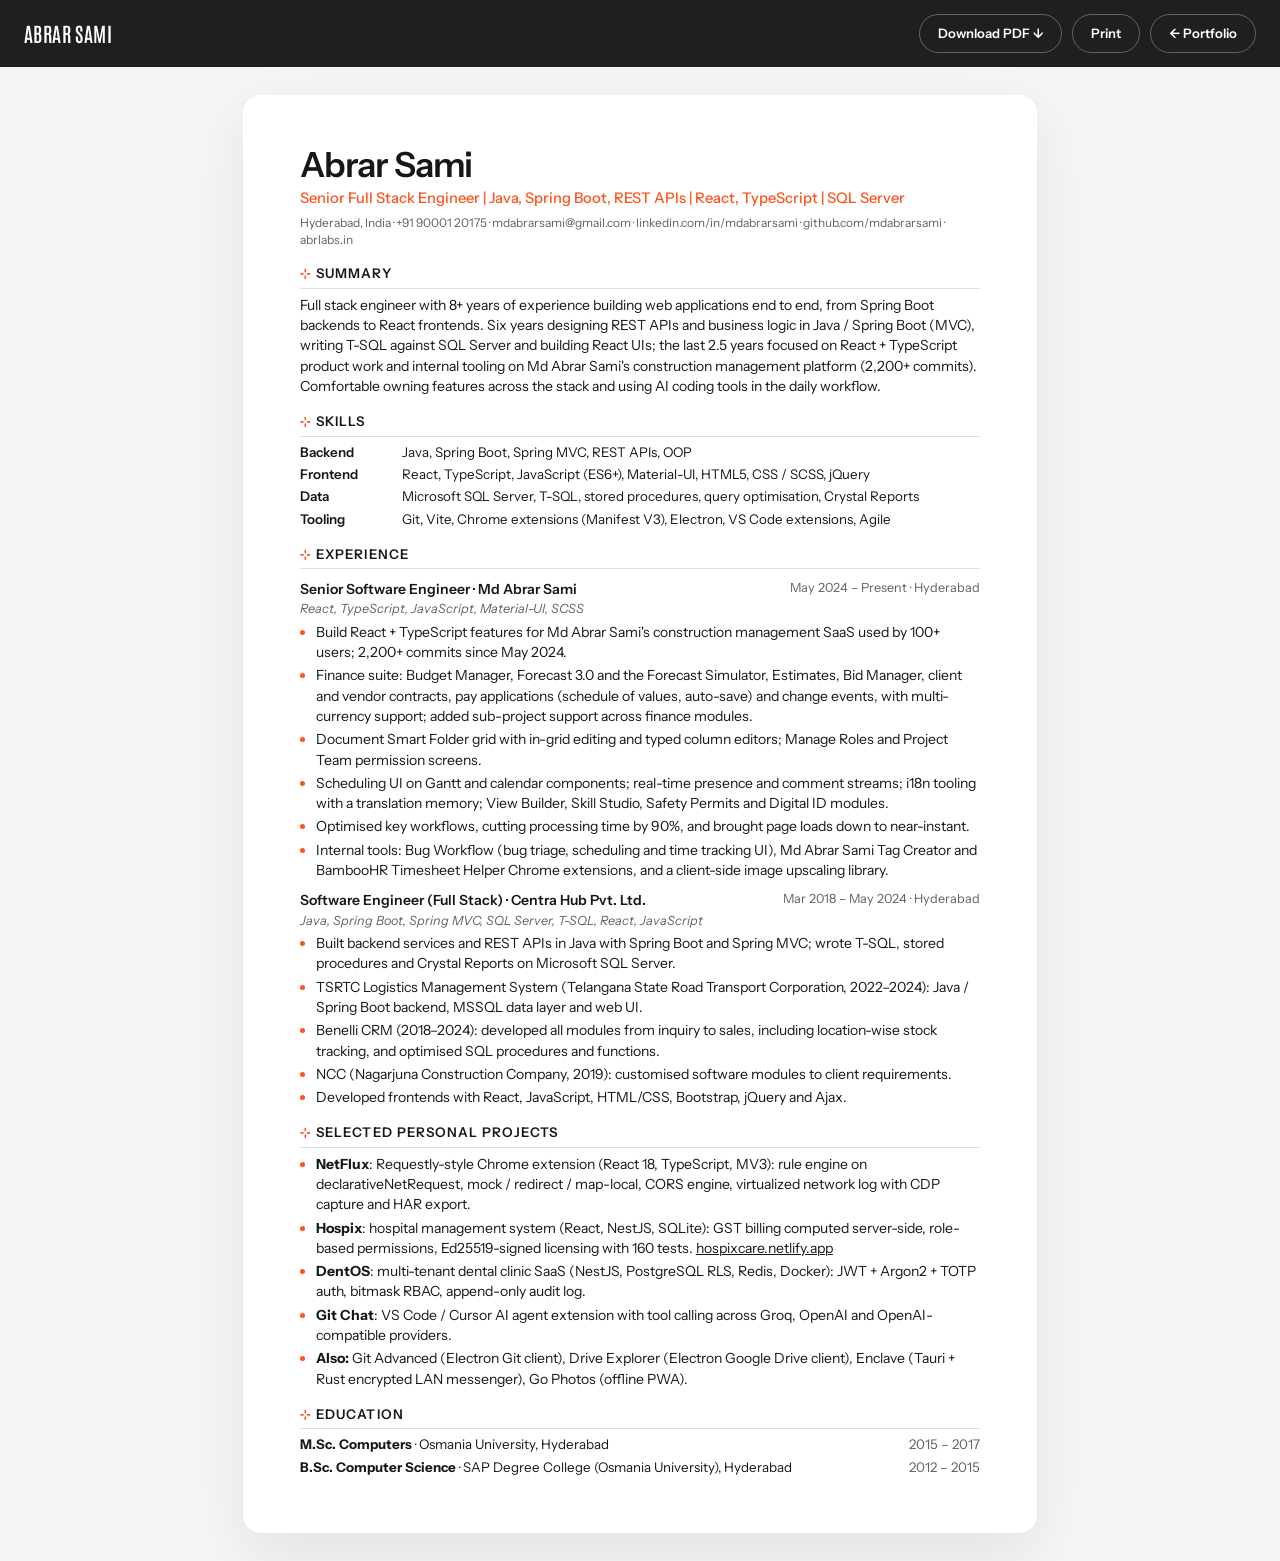
<file: resume.html>
<!doctype html>
<html lang="en">
<head>
<meta charset="utf-8">
<meta name="viewport" content="width=device-width,initial-scale=1">
<meta name="description" content="Résumé of Abrar Sami, Senior Full Stack Engineer in Hyderabad: Java, Spring Boot, REST APIs, React, TypeScript and SQL Server.">
<meta name="theme-color" content="#1e1f1f">
<title>Abrar Sami | Résumé</title>
<link rel="icon" href="data:image/svg+xml,<svg xmlns='http://www.w3.org/2000/svg' viewBox='0 0 32 32'><rect width='32' height='32' rx='8' fill='%231e1f1f'/><text x='16' y='24' font-family='Arial Narrow,sans-serif' font-size='20' font-weight='700' fill='%23ff531f' text-anchor='middle'>A</text></svg>">
<link rel="preconnect" href="https://fonts.googleapis.com">
<link rel="preconnect" href="https://fonts.gstatic.com" crossorigin>
<link href="https://fonts.googleapis.com/css2?family=Antonio:wght@600&family=Instrument+Sans:wght@400;500;600&display=swap" rel="stylesheet">
<style>
:root{--ink:#171717;--muted:#5d6461;--line:#dddfde;--accent:#ff531f;--char:#1e1f1f;--paper:#f5f5f5}
*,*::before,*::after{box-sizing:border-box}
body{margin:0;background:var(--paper);color:var(--ink);font:400 10.5pt/1.45 "Instrument Sans",system-ui,-apple-system,"Segoe UI",sans-serif;-webkit-font-smoothing:antialiased}
a{color:inherit}
:focus-visible{outline:2px solid var(--accent);outline-offset:3px;border-radius:4px}

.bar{position:sticky;top:0;z-index:10;background:var(--char);color:#fff;padding:14px 24px;display:flex;gap:12px;align-items:center;justify-content:space-between;flex-wrap:wrap}
.bar .name{font:600 20px/1 Antonio,"Arial Narrow",sans-serif;text-transform:uppercase;letter-spacing:.02em;text-decoration:none}
.bar .btns{display:flex;gap:10px;flex-wrap:wrap}
.bar a.btn,.bar button{border:1px solid rgba(255,255,255,.3);background:transparent;color:#fff;border-radius:99px;padding:9px 18px;font:inherit;font-size:13px;font-weight:600;cursor:pointer;text-decoration:none}
.bar .primary{background:var(--accent);border-color:var(--accent)}

.sheet{background:#fff;max-width:210mm;margin:28px auto;padding:14mm 15mm;border-radius:18px;box-shadow:0 20px 60px rgba(0,0,0,.08)}
header h1{font-size:26pt;line-height:1;letter-spacing:-.03em;margin:0 0 6px;font-weight:600}
header .title{color:var(--accent);font-weight:500;margin:0 0 4px;font-size:11pt}
header .meta{color:var(--muted);font-size:9pt;margin:0}
header .meta a{text-decoration:none}
h2{font-size:10pt;text-transform:uppercase;letter-spacing:.08em;margin:16px 0 6px;padding-bottom:4px;border-bottom:1px solid var(--line);font-weight:600}
h2::before{content:"⊹ ";color:var(--accent)}
p{margin:0 0 6px}
ul{margin:3px 0 8px;padding-left:16px}
li{margin:0 0 3px}
li::marker{color:var(--accent)}
.skills{display:grid;grid-template-columns:90px 1fr;gap:3px 12px;font-size:10pt}
.skills b{font-weight:600}
.job{display:flex;justify-content:space-between;gap:12px;flex-wrap:wrap;margin-top:10px}
.job b{font-weight:600;font-size:10.5pt}
.job span{color:var(--muted);font-size:9.5pt}
.stack{color:var(--muted);font-style:italic;font-size:9.5pt;margin:1px 0 2px}
.edu{display:flex;justify-content:space-between;gap:12px;flex-wrap:wrap;font-size:10pt;margin-bottom:3px}
.edu span{color:var(--muted)}

@media(max-width:700px){
  .sheet{margin:14px 10px;padding:22px 18px;border-radius:14px}
  header h1{font-size:22pt}
  .skills{grid-template-columns:1fr}
  .skills b{margin-top:6px}
}
@media print{
  @page{size:A4;margin:11mm}
  body{background:#fff;font-size:9.4pt;line-height:1.35}
  .bar{display:none}
  .sheet{max-width:none;margin:0;padding:0;box-shadow:none;border-radius:0}
  h2{margin:10px 0 5px}
  a{text-decoration:none}
  h2,.job{break-after:avoid}
  li{break-inside:avoid}
}
</style>
</head>
<body>

<div class="bar">
  <a class="name" href="index.html">Abrar Sami</a>
  <div class="btns">
    <a class="btn primary" href="assets/Abrar_Sami_Resume.pdf" download="Abrar_Sami_Resume.pdf">Download PDF ↓</a>
    <button type="button" id="printBtn">Print</button>
    <a class="btn" href="index.html">← Portfolio</a>
  </div>
</div>

<main class="sheet">
<header>
  <h1>Abrar Sami</h1>
  <p class="title">Senior Full Stack Engineer | Java, Spring Boot, REST APIs | React, TypeScript | SQL Server</p>
  <p class="meta">Hyderabad, India · <a href="tel:+919000120175">+91 90001 20175</a> · <a href="mailto:mdabrarsami@gmail.com">mdabrarsami@gmail.com</a> · <a href="https://www.linkedin.com/in/mdabrarsami" target="_blank" rel="noopener noreferrer">linkedin.com/in/mdabrarsami</a> · <a href="https://github.com/mdabrarsami" target="_blank" rel="noopener noreferrer">github.com/mdabrarsami</a> · <a href="https://abrlabs.in">abrlabs.in</a></p>
</header>

<h2>Summary</h2>
<p>Full stack engineer with 8+ years of experience building web applications end to end, from Spring Boot backends to React frontends. Six years designing REST APIs and business logic in Java / Spring Boot (MVC), writing T-SQL against SQL Server and building React UIs; the last 2.5 years focused on React + TypeScript product work and internal tooling on Md Abrar Sami's construction management platform (2,200+ commits). Comfortable owning features across the stack and using AI coding tools in the daily workflow.</p>

<h2>Skills</h2>
<div class="skills">
  <b>Backend</b><span>Java, Spring Boot, Spring MVC, REST APIs, OOP</span>
  <b>Frontend</b><span>React, TypeScript, JavaScript (ES6+), Material-UI, HTML5, CSS / SCSS, jQuery</span>
  <b>Data</b><span>Microsoft SQL Server, T-SQL, stored procedures, query optimisation, Crystal Reports</span>
  <b>Tooling</b><span>Git, Vite, Chrome extensions (Manifest V3), Electron, VS Code extensions, Agile</span>
</div>

<h2>Experience</h2>
<div class="job"><b>Senior Software Engineer · Md Abrar Sami</b><span>May 2024 – Present · Hyderabad</span></div>
<p class="stack">React, TypeScript, JavaScript, Material-UI, SCSS</p>
<ul>
  <li>Build React + TypeScript features for Md Abrar Sami's construction management SaaS used by 100+ users; 2,200+ commits since May 2024.</li>
  <li>Finance suite: Budget Manager, Forecast 3.0 and the Forecast Simulator, Estimates, Bid Manager, client and vendor contracts, pay applications (schedule of values, auto-save) and change events, with multi-currency support; added sub-project support across finance modules.</li>
  <li>Document Smart Folder grid with in-grid editing and typed column editors; Manage Roles and Project Team permission screens.</li>
  <li>Scheduling UI on Gantt and calendar components; real-time presence and comment streams; i18n tooling with a translation memory; View Builder, Skill Studio, Safety Permits and Digital ID modules.</li>
  <li>Optimised key workflows, cutting processing time by 90%, and brought page loads down to near-instant.</li>
  <li>Internal tools: Bug Workflow (bug triage, scheduling and time tracking UI), Md Abrar Sami Tag Creator and BambooHR Timesheet Helper Chrome extensions, and a client-side image upscaling library.</li>
</ul>

<div class="job"><b>Software Engineer (Full Stack) · Centra Hub Pvt. Ltd.</b><span>Mar 2018 – May 2024 · Hyderabad</span></div>
<p class="stack">Java, Spring Boot, Spring MVC, SQL Server, T-SQL, React, JavaScript</p>
<ul>
  <li>Built backend services and REST APIs in Java with Spring Boot and Spring MVC; wrote T-SQL, stored procedures and Crystal Reports on Microsoft SQL Server.</li>
  <li>TSRTC Logistics Management System (Telangana State Road Transport Corporation, 2022–2024): Java / Spring Boot backend, MSSQL data layer and web UI.</li>
  <li>Benelli CRM (2018–2024): developed all modules from inquiry to sales, including location-wise stock tracking, and optimised SQL procedures and functions.</li>
  <li>NCC (Nagarjuna Construction Company, 2019): customised software modules to client requirements.</li>
  <li>Developed frontends with React, JavaScript, HTML/CSS, Bootstrap, jQuery and Ajax.</li>
</ul>

<h2>Selected personal projects</h2>
<ul>
  <li><b>NetFlux</b>: Requestly-style Chrome extension (React 18, TypeScript, MV3): rule engine on declarativeNetRequest, mock / redirect / map-local, CORS engine, virtualized network log with CDP capture and HAR export.</li>
  <li><b>Hospix</b>: hospital management system (React, NestJS, SQLite): GST billing computed server-side, role-based permissions, Ed25519-signed licensing with 160 tests. <a href="https://hospixcare.netlify.app">hospixcare.netlify.app</a></li>
  <li><b>DentOS</b>: multi-tenant dental clinic SaaS (NestJS, PostgreSQL RLS, Redis, Docker): JWT + Argon2 + TOTP auth, bitmask RBAC, append-only audit log.</li>
  <li><b>Git Chat</b>: VS Code / Cursor AI agent extension with tool calling across Groq, OpenAI and OpenAI-compatible providers.</li>
  <li><b>Also:</b> Git Advanced (Electron Git client), Drive Explorer (Electron Google Drive client), Enclave (Tauri + Rust encrypted LAN messenger), Go Photos (offline PWA).</li>
</ul>

<h2>Education</h2>
<div class="edu"><div><b>M.Sc. Computers</b> · Osmania University, Hyderabad</div><span>2015 – 2017</span></div>
<div class="edu"><div><b>B.Sc. Computer Science</b> · SAP Degree College (Osmania University), Hyderabad</div><span>2012 – 2015</span></div>
</main>

<script>
document.getElementById('printBtn').addEventListener('click', function () { window.print(); });
if (new URLSearchParams(location.search).get('print') === '1') {
  window.addEventListener('load', function () { setTimeout(function () { window.print(); }, 350); });
}
</script>
</body>
</html>
</file>
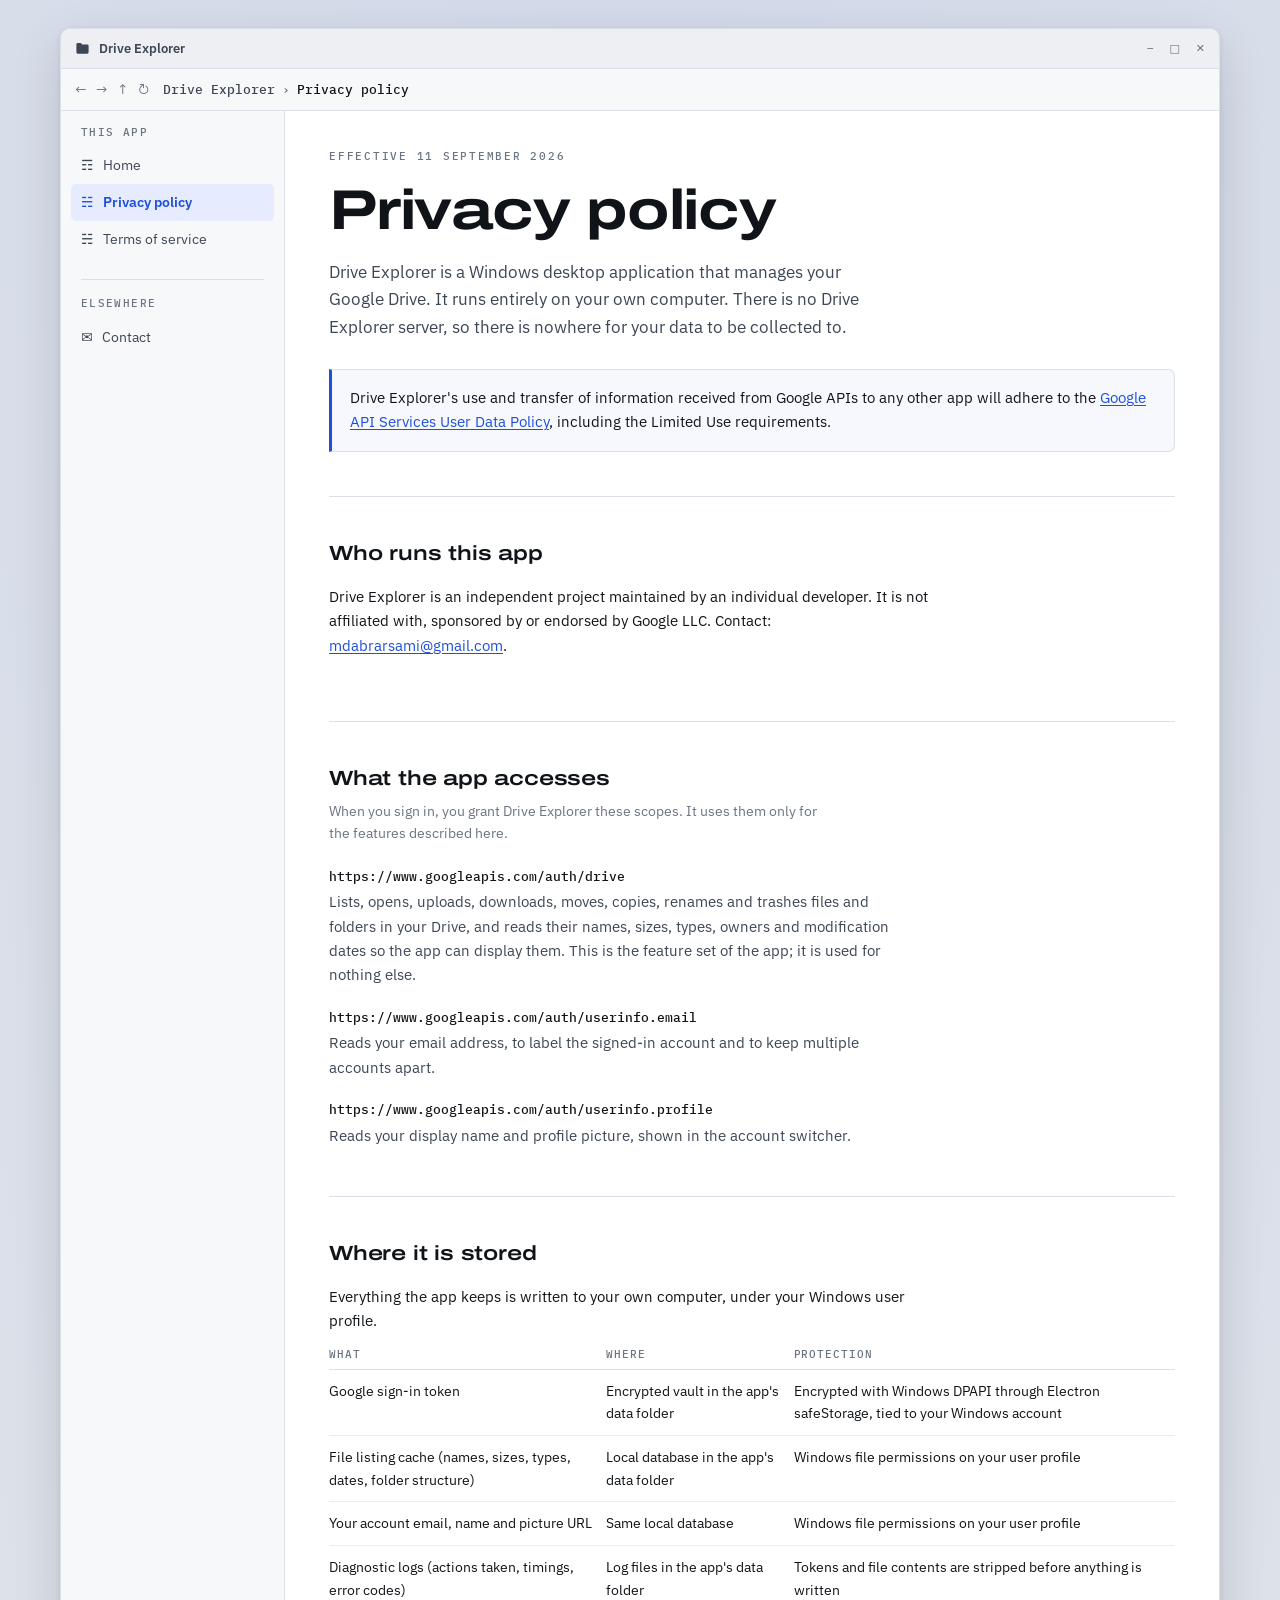
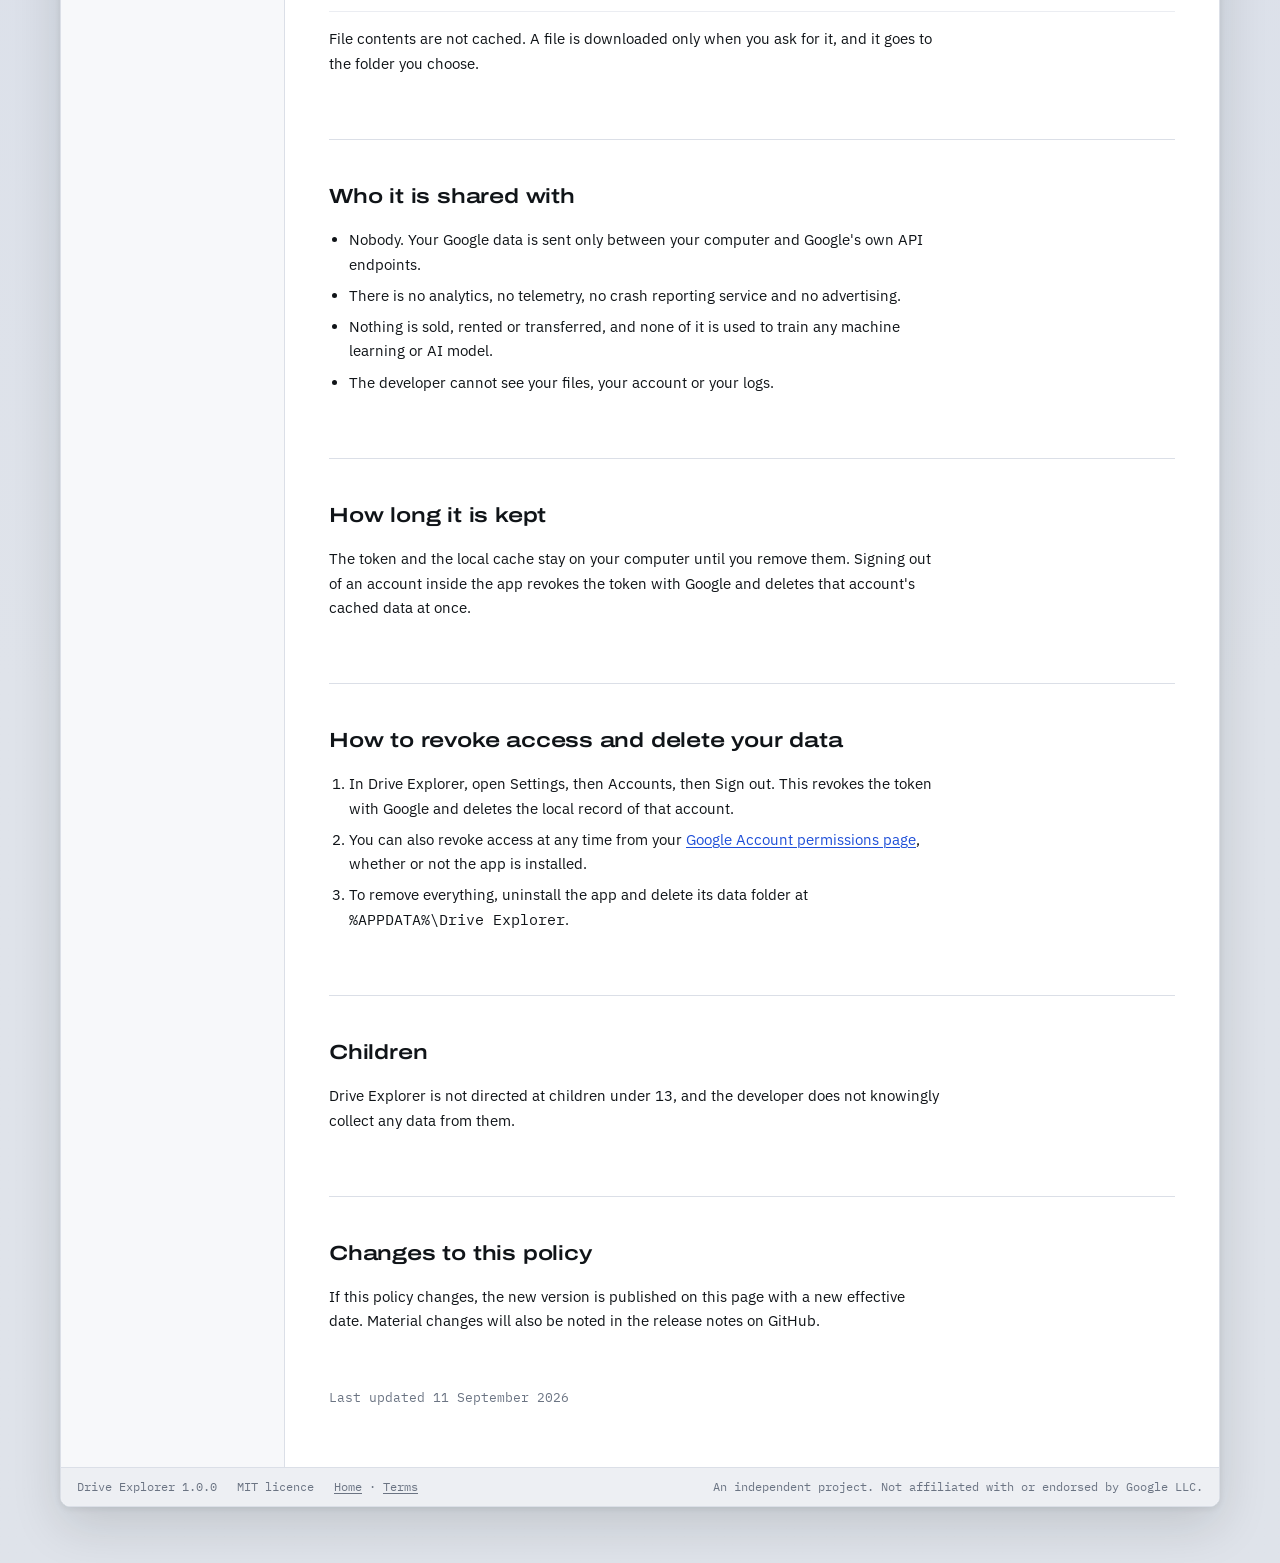
<file: apps/drive-explorer/privacy.html>
<!doctype html>
<html lang="en">
<head>
<meta charset="utf-8">
<meta name="viewport" content="width=device-width, initial-scale=1">
<title>Privacy policy - Drive Explorer</title>
<meta name="description" content="How Drive Explorer handles Google user data: what it accesses, where it is stored, who it is shared with, and how to delete it.">
<link rel="icon" href="data:image/svg+xml,%3Csvg xmlns='http://www.w3.org/2000/svg' viewBox='0 0 16 16'%3E%3Cpath fill='%231f4fd8' d='M1.5 3.5A1.5 1.5 0 0 1 3 2h3.2l1.3 1.6H13a1.5 1.5 0 0 1 1.5 1.5v7A1.5 1.5 0 0 1 13 13.6H3a1.5 1.5 0 0 1-1.5-1.5z'/%3E%3C/svg%3E">
<link rel="preconnect" href="https://fonts.googleapis.com">
<link rel="preconnect" href="https://fonts.gstatic.com" crossorigin>
<link rel="stylesheet" href="https://fonts.googleapis.com/css2?family=Archivo:wdth,wght@125,600;125,700&family=IBM+Plex+Mono:wght@400;500&family=IBM+Plex+Sans:wght@400;500;600&display=swap">
<link rel="stylesheet" href="assets/site.css">
</head>
<body>

<main class="window">
  <div class="titlebar">
    <svg width="15" height="15" viewBox="0 0 16 16" aria-hidden="true"><path fill="currentColor" d="M1.5 3.5A1.5 1.5 0 0 1 3 2h3.2l1.3 1.6H13a1.5 1.5 0 0 1 1.5 1.5v7A1.5 1.5 0 0 1 13 13.6H3a1.5 1.5 0 0 1-1.5-1.5z"/></svg>
    <strong style="font-weight:600">Drive Explorer</strong>
    <span class="titlebar__buttons" aria-hidden="true"><span>&#8210;</span><span>&#9633;</span><span>&#10005;</span></span>
  </div>

  <div class="toolbar">
    <span class="toolbar__nav" aria-hidden="true"><span>&#8592;</span><span>&#8594;</span><span>&#8593;</span><span>&#8635;</span></span>
    <nav class="crumbs" aria-label="Breadcrumb">
      <a href="index.html">Drive Explorer</a><span aria-hidden="true">&#8250;</span><span class="crumbs__here" aria-current="page">Privacy policy</span>
    </nav>
  </div>

  <div class="panes">
    <nav class="nav" aria-label="Site">
      <p class="nav__group">This app</p>
      <ul class="nav__list">
        <li><a class="nav__link" href="index.html"><span aria-hidden="true">&#9782;</span> Home</a></li>
        <li><a class="nav__link" href="privacy.html" aria-current="page"><span aria-hidden="true">&#9781;</span> Privacy policy</a></li>
        <li><a class="nav__link" href="terms.html"><span aria-hidden="true">&#9781;</span> Terms of service</a></li>
      </ul>
      <hr class="nav__sep">
      <p class="nav__group">Elsewhere</p>
      <ul class="nav__list">
        <li><a class="nav__link" href="mailto:mdabrarsami@gmail.com"><span aria-hidden="true">&#9993;</span> Contact</a></li>
      </ul>
    </nav>

    <div class="content">
      <p class="eyebrow">Effective 11 September 2026</p>
      <h1>Privacy policy</h1>
      <p class="lede">
        Drive Explorer is a Windows desktop application that manages your Google Drive.
        It runs entirely on your own computer. There is no Drive Explorer server, so
        there is nowhere for your data to be collected to.
      </p>

      <div class="callout">
        <p>Drive Explorer's use and transfer of information received from Google APIs to any other app will adhere to the <a href="https://developers.google.com/terms/api-services-user-data-policy">Google API Services User Data Policy</a>, including the Limited Use requirements.</p>
      </div>

      <section class="sec">
        <h2>Who runs this app</h2>
        <p>
          Drive Explorer is an independent project maintained by an individual
          developer. It is not affiliated with, sponsored by or endorsed by Google LLC.
          Contact: <a href="mailto:mdabrarsami@gmail.com">mdabrarsami@gmail.com</a>.
        </p>
      </section>

      <section class="sec">
        <h2>What the app accesses</h2>
        <p class="sec__note">When you sign in, you grant Drive Explorer these scopes. It uses them only for the features described here.</p>
        <dl class="scopes">
          <dt>https://www.googleapis.com/auth/drive</dt>
          <dd>Lists, opens, uploads, downloads, moves, copies, renames and trashes files and folders in your Drive, and reads their names, sizes, types, owners and modification dates so the app can display them. This is the feature set of the app; it is used for nothing else.</dd>
          <dt>https://www.googleapis.com/auth/userinfo.email</dt>
          <dd>Reads your email address, to label the signed-in account and to keep multiple accounts apart.</dd>
          <dt>https://www.googleapis.com/auth/userinfo.profile</dt>
          <dd>Reads your display name and profile picture, shown in the account switcher.</dd>
        </dl>
      </section>

      <section class="sec">
        <h2>Where it is stored</h2>
        <p>Everything the app keeps is written to your own computer, under your Windows user profile.</p>
        <table class="table">
          <thead>
            <tr><th scope="col">What</th><th scope="col">Where</th><th scope="col">Protection</th></tr>
          </thead>
          <tbody>
            <tr><td>Google sign-in token</td><td>Encrypted vault in the app's data folder</td><td>Encrypted with Windows DPAPI through Electron safeStorage, tied to your Windows account</td></tr>
            <tr><td>File listing cache (names, sizes, types, dates, folder structure)</td><td>Local database in the app's data folder</td><td>Windows file permissions on your user profile</td></tr>
            <tr><td>Your account email, name and picture URL</td><td>Same local database</td><td>Windows file permissions on your user profile</td></tr>
            <tr><td>Diagnostic logs (actions taken, timings, error codes)</td><td>Log files in the app's data folder</td><td>Tokens and file contents are stripped before anything is written</td></tr>
          </tbody>
        </table>
        <p>File contents are not cached. A file is downloaded only when you ask for it, and it goes to the folder you choose.</p>
      </section>

      <section class="sec">
        <h2>Who it is shared with</h2>
        <ul class="plain">
          <li>Nobody. Your Google data is sent only between your computer and Google's own API endpoints.</li>
          <li>There is no analytics, no telemetry, no crash reporting service and no advertising.</li>
          <li>Nothing is sold, rented or transferred, and none of it is used to train any machine learning or AI model.</li>
          <li>The developer cannot see your files, your account or your logs.</li>
        </ul>
      </section>

      <section class="sec">
        <h2>How long it is kept</h2>
        <p>
          The token and the local cache stay on your computer until you remove them. Signing out
          of an account inside the app revokes the token with Google and deletes that account's
          cached data at once.
        </p>
      </section>

      <section class="sec">
        <h2>How to revoke access and delete your data</h2>
        <ol class="plain">
          <li>In Drive Explorer, open Settings, then Accounts, then Sign out. This revokes the token with Google and deletes the local record of that account.</li>
          <li>You can also revoke access at any time from your <a href="https://myaccount.google.com/permissions">Google Account permissions page</a>, whether or not the app is installed.</li>
          <li>To remove everything, uninstall the app and delete its data folder at <span style="font-family:'IBM Plex Mono',monospace">%APPDATA%\Drive Explorer</span>.</li>
        </ol>
      </section>

      <section class="sec">
        <h2>Children</h2>
        <p>Drive Explorer is not directed at children under 13, and the developer does not knowingly collect any data from them.</p>
      </section>

      <section class="sec">
        <h2>Changes to this policy</h2>
        <p>
          If this policy changes, the new version is published on this page with a new effective
          date. Material changes will also be noted in the release notes on GitHub.
        </p>
      </section>

      <p class="stamp">Last updated 11 September 2026</p>
    </div>
  </div>

  <div class="statusbar">
    <span>Drive Explorer 1.0.0</span>
    <span>MIT licence</span>
    <span><a href="index.html">Home</a> &middot; <a href="terms.html">Terms</a></span>
    <span class="statusbar__end">An independent project. Not affiliated with or endorsed by Google LLC.</span>
  </div>
</main>

</body>
</html>
</file>
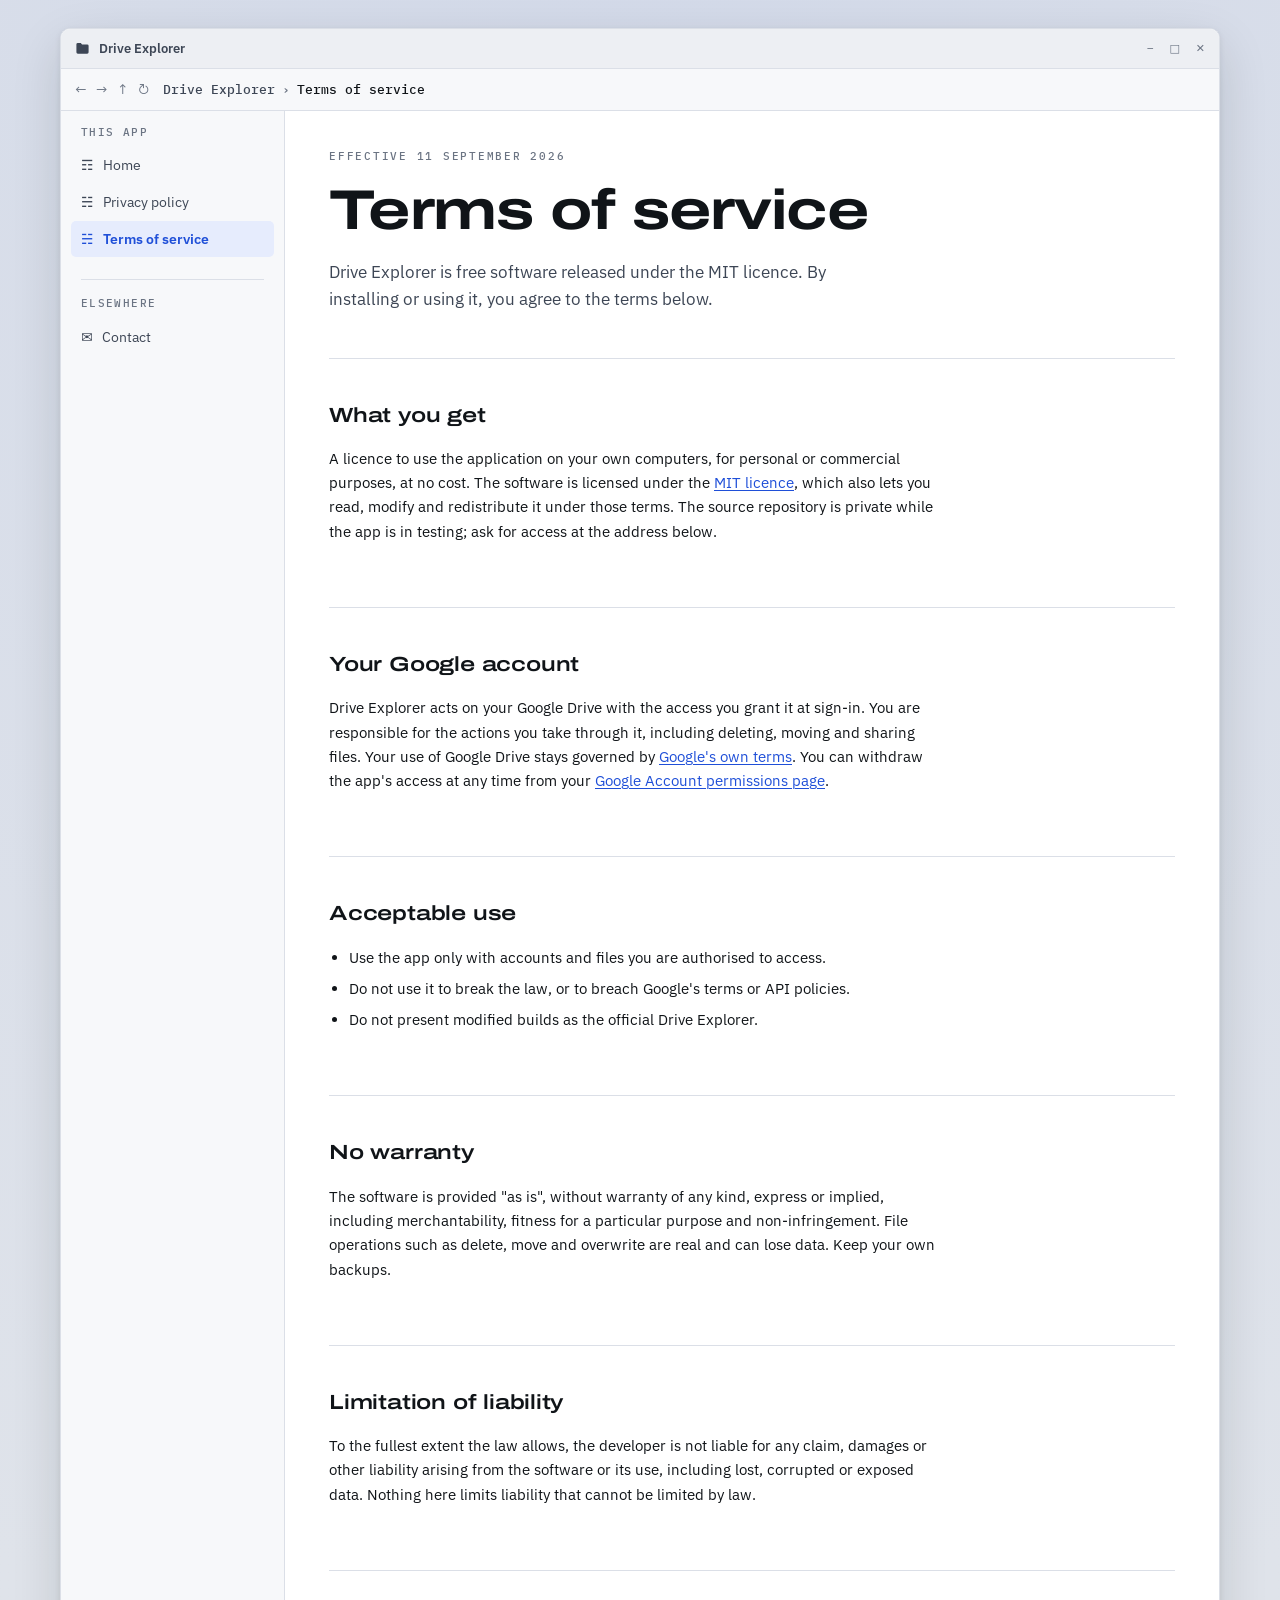
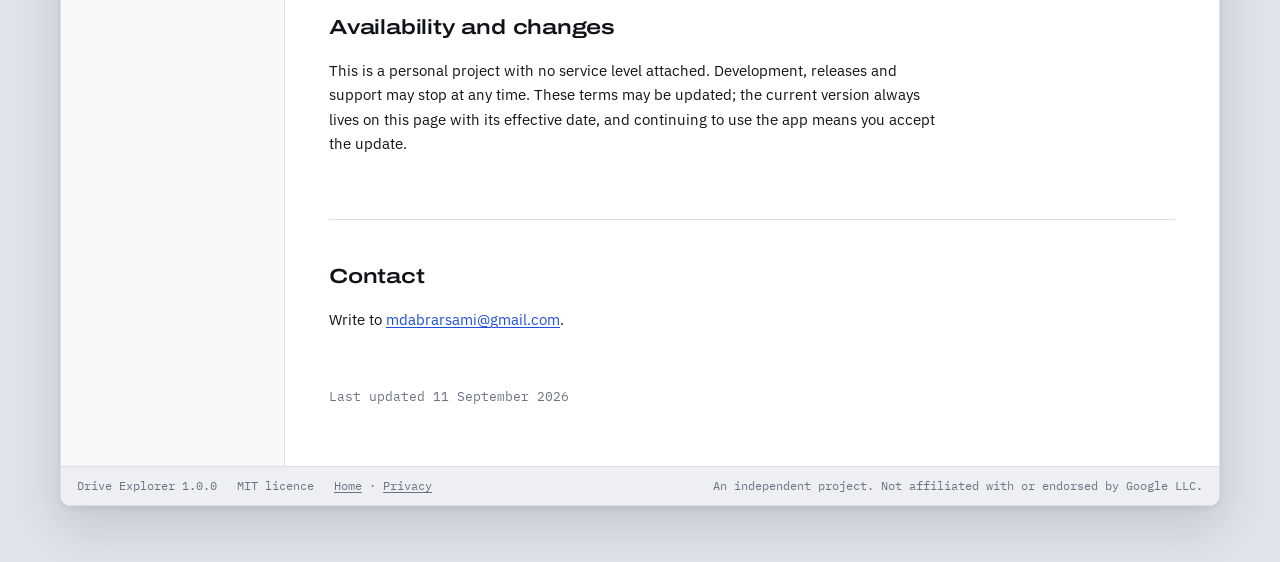
<file: apps/drive-explorer/terms.html>
<!doctype html>
<html lang="en">
<head>
<meta charset="utf-8">
<meta name="viewport" content="width=device-width, initial-scale=1">
<title>Terms of service - Drive Explorer</title>
<meta name="description" content="The terms you agree to when you use Drive Explorer, a free Windows client for Google Drive.">
<link rel="icon" href="data:image/svg+xml,%3Csvg xmlns='http://www.w3.org/2000/svg' viewBox='0 0 16 16'%3E%3Cpath fill='%231f4fd8' d='M1.5 3.5A1.5 1.5 0 0 1 3 2h3.2l1.3 1.6H13a1.5 1.5 0 0 1 1.5 1.5v7A1.5 1.5 0 0 1 13 13.6H3a1.5 1.5 0 0 1-1.5-1.5z'/%3E%3C/svg%3E">
<link rel="preconnect" href="https://fonts.googleapis.com">
<link rel="preconnect" href="https://fonts.gstatic.com" crossorigin>
<link rel="stylesheet" href="https://fonts.googleapis.com/css2?family=Archivo:wdth,wght@125,600;125,700&family=IBM+Plex+Mono:wght@400;500&family=IBM+Plex+Sans:wght@400;500;600&display=swap">
<link rel="stylesheet" href="assets/site.css">
</head>
<body>

<main class="window">
  <div class="titlebar">
    <svg width="15" height="15" viewBox="0 0 16 16" aria-hidden="true"><path fill="currentColor" d="M1.5 3.5A1.5 1.5 0 0 1 3 2h3.2l1.3 1.6H13a1.5 1.5 0 0 1 1.5 1.5v7A1.5 1.5 0 0 1 13 13.6H3a1.5 1.5 0 0 1-1.5-1.5z"/></svg>
    <strong style="font-weight:600">Drive Explorer</strong>
    <span class="titlebar__buttons" aria-hidden="true"><span>&#8210;</span><span>&#9633;</span><span>&#10005;</span></span>
  </div>

  <div class="toolbar">
    <span class="toolbar__nav" aria-hidden="true"><span>&#8592;</span><span>&#8594;</span><span>&#8593;</span><span>&#8635;</span></span>
    <nav class="crumbs" aria-label="Breadcrumb">
      <a href="index.html">Drive Explorer</a><span aria-hidden="true">&#8250;</span><span class="crumbs__here" aria-current="page">Terms of service</span>
    </nav>
  </div>

  <div class="panes">
    <nav class="nav" aria-label="Site">
      <p class="nav__group">This app</p>
      <ul class="nav__list">
        <li><a class="nav__link" href="index.html"><span aria-hidden="true">&#9782;</span> Home</a></li>
        <li><a class="nav__link" href="privacy.html"><span aria-hidden="true">&#9781;</span> Privacy policy</a></li>
        <li><a class="nav__link" href="terms.html" aria-current="page"><span aria-hidden="true">&#9781;</span> Terms of service</a></li>
      </ul>
      <hr class="nav__sep">
      <p class="nav__group">Elsewhere</p>
      <ul class="nav__list">
        <li><a class="nav__link" href="mailto:mdabrarsami@gmail.com"><span aria-hidden="true">&#9993;</span> Contact</a></li>
      </ul>
    </nav>

    <div class="content">
      <p class="eyebrow">Effective 11 September 2026</p>
      <h1>Terms of service</h1>
      <p class="lede">
        Drive Explorer is free software released under the MIT licence.
        By installing or using it, you agree to the terms below.
      </p>

      <section class="sec">
        <h2>What you get</h2>
        <p>
          A licence to use the application on your own computers, for personal or commercial
          purposes, at no cost. The software is licensed under the
          <a href="https://opensource.org/licenses/MIT">MIT licence</a>, which also lets you
          read, modify and redistribute it under those terms. The source repository is
          private while the app is in testing; ask for access at the address below.
        </p>
      </section>

      <section class="sec">
        <h2>Your Google account</h2>
        <p>
          Drive Explorer acts on your Google Drive with the access you grant it at sign-in.
          You are responsible for the actions you take through it, including deleting, moving
          and sharing files. Your use of Google Drive stays governed by
          <a href="https://policies.google.com/terms">Google's own terms</a>. You can withdraw
          the app's access at any time from your
          <a href="https://myaccount.google.com/permissions">Google Account permissions page</a>.
        </p>
      </section>

      <section class="sec">
        <h2>Acceptable use</h2>
        <ul class="plain">
          <li>Use the app only with accounts and files you are authorised to access.</li>
          <li>Do not use it to break the law, or to breach Google's terms or API policies.</li>
          <li>Do not present modified builds as the official Drive Explorer.</li>
        </ul>
      </section>

      <section class="sec">
        <h2>No warranty</h2>
        <p>
          The software is provided "as is", without warranty of any kind, express or implied,
          including merchantability, fitness for a particular purpose and non-infringement.
          File operations such as delete, move and overwrite are real and can lose data. Keep
          your own backups.
        </p>
      </section>

      <section class="sec">
        <h2>Limitation of liability</h2>
        <p>
          To the fullest extent the law allows, the developer is not liable for any claim,
          damages or other liability arising from the software or its use, including lost,
          corrupted or exposed data. Nothing here limits liability that cannot be limited by law.
        </p>
      </section>

      <section class="sec">
        <h2>Availability and changes</h2>
        <p>
          This is a personal project with no service level attached. Development, releases and
          support may stop at any time. These terms may be updated; the current version always
          lives on this page with its effective date, and continuing to use the app means you
          accept the update.
        </p>
      </section>

      <section class="sec">
        <h2>Contact</h2>
        <p>Write to <a href="mailto:mdabrarsami@gmail.com">mdabrarsami@gmail.com</a>.</p>
      </section>

      <p class="stamp">Last updated 11 September 2026</p>
    </div>
  </div>

  <div class="statusbar">
    <span>Drive Explorer 1.0.0</span>
    <span>MIT licence</span>
    <span><a href="index.html">Home</a> &middot; <a href="privacy.html">Privacy</a></span>
    <span class="statusbar__end">An independent project. Not affiliated with or endorsed by Google LLC.</span>
  </div>
</main>

</body>
</html>
</file>
<file: apps/drive-explorer/assets/site.css>
/* Drive Explorer - site styles.
   The page is dressed as an Explorer window: chrome, breadcrumb, nav pane,
   details view, status bar. Colours come from Explorer's own vocabulary,
   with the selection highlight as the single accent. */

:root {
  color-scheme: light;
  --ink: #101418;
  --ink-2: #3d4655;
  --muted: #6b7483;
  --surface: #ffffff;
  --chrome: #edeff3;
  --chrome-2: #f7f8fa;
  --line: #dbdfe7;
  --sel: #1f4fd8;
  --sel-soft: #e6ecfd;
  --on-sel: #ffffff;
  --sel-hover: #1a44ba;
  --desktop: #dfe3ea;
  --shadow: 0 18px 50px rgba(16, 20, 24, .14), 0 2px 6px rgba(16, 20, 24, .08);
}

@media (prefers-color-scheme: dark) {
  :root {
    color-scheme: dark;
    --ink: #e8ebf0;
    --ink-2: #b3bbc8;
    --muted: #8b94a3;
    --surface: #16181d;
    --chrome: #1e2128;
    --chrome-2: #191c22;
    --line: #2c313a;
    --sel: #6f96ff;
    --sel-soft: #1d2740;
    --on-sel: #0b0d11;
    --sel-hover: #8dabff;
    --desktop: #0b0d11;
    --shadow: 0 18px 50px rgba(0, 0, 0, .5);
  }
}

* { box-sizing: border-box; }

body {
  margin: 0;
  padding: 28px 20px 56px;
  background:
    radial-gradient(120% 90% at 50% -10%, color-mix(in srgb, var(--sel) 7%, var(--desktop)), var(--desktop));
  color: var(--ink);
  font: 400 15px/1.62 "IBM Plex Sans", "Segoe UI", system-ui, sans-serif;
  -webkit-font-smoothing: antialiased;
}

a { color: var(--sel); text-decoration-thickness: 1px; text-underline-offset: 2px; }
a:hover { text-decoration-thickness: 2px; }
:focus-visible { outline: 2px solid var(--sel); outline-offset: 2px; border-radius: 3px; }

/* ---- window ---- */

.window {
  max-width: 1160px;
  margin: 0 auto;
  background: var(--surface);
  border: 1px solid var(--line);
  border-radius: 10px;
  box-shadow: var(--shadow);
  overflow: hidden;
}

.titlebar {
  display: flex;
  align-items: center;
  gap: 9px;
  height: 40px;
  padding: 0 14px;
  background: var(--chrome);
  border-bottom: 1px solid var(--line);
  font-size: 12.5px;
  color: var(--ink-2);
}
.titlebar__buttons { margin-left: auto; display: flex; gap: 16px; color: var(--muted); font-size: 11px; }

.toolbar {
  display: flex;
  align-items: center;
  gap: 14px;
  padding: 9px 14px;
  background: var(--chrome-2);
  border-bottom: 1px solid var(--line);
}
.toolbar__nav { display: flex; gap: 10px; color: var(--muted); font-size: 14px; user-select: none; }
.crumbs {
  font: 500 12.5px/1 "IBM Plex Mono", ui-monospace, monospace;
  color: var(--muted);
  display: flex;
  align-items: center;
  gap: 7px;
  flex-wrap: wrap;
}
.crumbs a { color: var(--ink-2); text-decoration: none; }
.crumbs a:hover { color: var(--sel); text-decoration: underline; }
.crumbs__here { color: var(--ink); }

.panes { display: grid; grid-template-columns: 224px 1fr; }

/* ---- navigation pane ---- */

.nav {
  border-right: 1px solid var(--line);
  background: var(--chrome-2);
  padding: 16px 10px;
}
.nav__group {
  font: 500 10.5px/1 "IBM Plex Mono", ui-monospace, monospace;
  letter-spacing: .13em;
  text-transform: uppercase;
  color: var(--muted);
  padding: 0 10px;
  margin: 0 0 10px;
}
.nav__list { list-style: none; margin: 0 0 22px; padding: 0; }
.nav__link {
  display: flex;
  align-items: center;
  gap: 9px;
  padding: 7px 10px;
  border-radius: 5px;
  color: var(--ink-2);
  text-decoration: none;
  font-size: 14px;
}
.nav__link:hover { background: color-mix(in srgb, var(--sel) 8%, transparent); color: var(--ink); }
.nav__link[aria-current="page"] { background: var(--sel-soft); color: var(--sel); font-weight: 600; }
.nav__sep { height: 1px; background: var(--line); margin: 0 10px 18px; border: 0; }

/* ---- content ---- */

.content { padding: 40px 44px 48px; min-width: 0; }

.eyebrow {
  font: 500 11px/1 "IBM Plex Mono", ui-monospace, monospace;
  letter-spacing: .16em;
  text-transform: uppercase;
  color: var(--muted);
  margin: 0 0 20px;
}

h1 {
  font-family: Archivo, "Segoe UI", system-ui, sans-serif;
  font-weight: 700;
  font-stretch: 125%;
  font-size: clamp(2.1rem, 5.2vw, 3.5rem);
  line-height: 1.02;
  letter-spacing: -.022em;
  margin: 0 0 20px;
  max-width: 17ch;
}

h2 {
  font-family: Archivo, "Segoe UI", system-ui, sans-serif;
  font-weight: 600;
  font-stretch: 125%;
  font-size: 1.28rem;
  letter-spacing: -.01em;
  margin: 0 0 6px;
}

h3 { font-size: 1rem; font-weight: 600; margin: 26px 0 6px; }

.lede { font-size: 1.06rem; color: var(--ink-2); max-width: 56ch; margin: 0 0 28px; }
p { max-width: 68ch; }

.sec { border-top: 1px solid var(--line); padding: 40px 0 4px; margin-top: 44px; }
.sec__note { color: var(--muted); font-size: 13.5px; margin: 0 0 22px; max-width: 62ch; }

.actions { display: flex; flex-wrap: wrap; gap: 10px; }
.btn {
  display: inline-flex;
  align-items: center;
  gap: 8px;
  padding: 10px 18px;
  border-radius: 6px;
  border: 1px solid var(--line);
  background: var(--surface);
  color: var(--ink);
  font: 500 14px/1 "IBM Plex Sans", system-ui, sans-serif;
  text-decoration: none;
}
.btn:hover { border-color: var(--sel); color: var(--sel); }
.btn--primary { background: var(--sel); border-color: var(--sel); color: var(--on-sel); }
.btn--primary:hover { background: var(--sel-hover); border-color: var(--sel-hover); color: var(--on-sel); }

/* ---- the signature: a working details view ---- */

.demo {
  margin: 34px 0 0;
  border: 1px solid var(--line);
  border-radius: 8px;
  overflow: hidden;
  background: var(--surface);
}
.demo__head, .demo__row {
  display: grid;
  grid-template-columns: 1fr 108px 88px 104px;
  gap: 12px;
  padding: 8px 14px;
  align-items: center;
}
.demo__head {
  background: var(--chrome-2);
  border-bottom: 1px solid var(--line);
  font: 500 11px/1 "IBM Plex Mono", ui-monospace, monospace;
  letter-spacing: .08em;
  text-transform: uppercase;
  color: var(--muted);
}
.demo__list { margin: 0; padding: 0; list-style: none; }
.demo__row {
  width: 100%;
  border: 0;
  background: none;
  text-align: left;
  font: inherit;
  color: var(--ink);
  cursor: default;
  border-bottom: 1px solid color-mix(in srgb, var(--line) 55%, transparent);
}
.demo__row:hover { background: color-mix(in srgb, var(--sel) 6%, transparent); }
.demo__row[aria-selected="true"] { background: var(--sel-soft); }
.demo__name { display: flex; align-items: center; gap: 10px; min-width: 0; }
.demo__name span { overflow: hidden; text-overflow: ellipsis; white-space: nowrap; }
.demo__meta { font: 400 12.5px/1 "IBM Plex Mono", ui-monospace, monospace; color: var(--muted); }
.demo__bar {
  display: flex;
  gap: 18px;
  padding: 9px 14px;
  background: var(--chrome-2);
  border-top: 1px solid var(--line);
  font: 400 12px/1 "IBM Plex Mono", ui-monospace, monospace;
  color: var(--muted);
}
.demo__hint { margin: 10px 2px 0; font-size: 12.5px; color: var(--muted); }

/* ---- tables and lists ---- */

.table { width: 100%; border-collapse: collapse; margin: 6px 0 8px; font-size: 14px; }
.table th {
  text-align: left;
  font: 500 11px/1 "IBM Plex Mono", ui-monospace, monospace;
  letter-spacing: .08em;
  text-transform: uppercase;
  color: var(--muted);
  padding: 0 14px 9px 0;
  border-bottom: 1px solid var(--line);
}
.table td { padding: 10px 14px 10px 0; border-bottom: 1px solid color-mix(in srgb, var(--line) 55%, transparent); vertical-align: top; }
.table td:last-child, .table th:last-child { padding-right: 0; }
.table kbd {
  font: 400 12px/1 "IBM Plex Mono", ui-monospace, monospace;
  background: var(--chrome);
  border: 1px solid var(--line);
  border-radius: 4px;
  padding: 3px 6px;
  white-space: nowrap;
  color: var(--ink-2);
}

.scopes { margin: 0; }
.scopes dt {
  font: 500 12.5px/1.5 "IBM Plex Mono", ui-monospace, monospace;
  color: var(--ink);
  margin-top: 20px;
  word-break: break-all;
}
.scopes dt:first-child { margin-top: 0; }
.scopes dd { margin: 5px 0 0; color: var(--ink-2); max-width: 64ch; }

.plain { padding-left: 20px; }
.plain li { margin: 7px 0; max-width: 66ch; }

.callout {
  border: 1px solid var(--line);
  border-left: 3px solid var(--sel);
  background: color-mix(in srgb, var(--sel) 4%, transparent);
  border-radius: 0 7px 7px 0;
  padding: 16px 18px;
  margin: 24px 0;
}
.callout p { margin: 0; max-width: none; }
.callout p + p { margin-top: 10px; }

.stamp {
  font: 400 12.5px/1.6 "IBM Plex Mono", ui-monospace, monospace;
  color: var(--muted);
  margin-top: 34px;
}

/* ---- status bar ---- */

.statusbar {
  display: flex;
  flex-wrap: wrap;
  gap: 6px 20px;
  padding: 10px 16px;
  background: var(--chrome);
  border-top: 1px solid var(--line);
  font: 400 12px/1.5 "IBM Plex Mono", ui-monospace, monospace;
  color: var(--muted);
}
.statusbar a { color: var(--muted); }
.statusbar__end { margin-left: auto; }

@media (max-width: 820px) {
  body { padding: 14px 12px 32px; }
  .panes { grid-template-columns: 1fr; }
  .nav { border-right: 0; border-bottom: 1px solid var(--line); padding: 12px; }
  .nav__list { display: flex; flex-wrap: wrap; gap: 6px; margin-bottom: 12px; }
  .nav__sep { display: none; }
  .content { padding: 28px 20px 34px; }
  .demo__head, .demo__row { grid-template-columns: 1fr 78px; }
  .demo__meta--type, .demo__meta--date { display: none; }
}

@media (prefers-reduced-motion: reduce) {
  * { animation: none !important; transition: none !important; }
}
</file>
<file: apps/master-screenshot/pages.css>
/* Master Screenshot's pages: the portfolio's typefaces on a light, quiet page with the
   app's own indigo accent. Long text stays narrow and plain. */
:root {
  --bg: #f4f5f9;
  --panel: #ffffff;
  --text: #171a2b;
  --muted: #555c73;
  --border: #e1e4ee;
  --accent: #4f6bed;
  --accent-soft: #e8ecfd;
  --sans: "Instrument Sans", system-ui, -apple-system, "Segoe UI", sans-serif;
  --cond: "Antonio", "Oswald", "Arial Narrow", sans-serif;
}
@media (prefers-color-scheme: dark) {
  :root {
    --bg: #0f1118;
    --panel: #171a25;
    --text: #e9ebf4;
    --muted: #a3a9bf;
    --border: #272b3c;
    --accent: #8f9df7;
    --accent-soft: #2b3152;
  }
}
*, *::before, *::after { box-sizing: border-box; }
html { -webkit-text-size-adjust: 100%; }
body { margin: 0; background: var(--bg); color: var(--text); font: 400 16px/1.6 var(--sans); -webkit-font-smoothing: antialiased; }
a { color: var(--accent); text-underline-offset: 3px; }
:focus-visible { outline: 2px solid var(--accent); outline-offset: 3px; border-radius: 6px; }

.top { display: flex; align-items: center; justify-content: space-between; gap: 16px; max-width: 980px; margin: 0 auto; padding: 22px 24px; }
.brand { display: inline-flex; align-items: center; gap: 12px; color: var(--text); text-decoration: none; font: 600 22px/1 var(--cond); letter-spacing: 0.02em; text-transform: uppercase; }
.brand img { width: 36px; height: 36px; border-radius: 10px; }
.top nav { display: flex; flex-wrap: wrap; gap: 4px 20px; font-size: 15px; font-weight: 500; }
.top nav a { color: var(--muted); text-decoration: none; }
.top nav a:hover, .top nav a[aria-current="page"] { color: var(--accent); }

main { max-width: 980px; margin: 0 auto; padding: 8px 24px 64px; }
.hero { padding: 40px 0 28px; }
.hero h1 { font: 600 clamp(40px, 8vw, 76px)/1.02 var(--cond); letter-spacing: 0.005em; text-transform: uppercase; margin: 0 0 18px; }
.hero h1 span { color: var(--accent); }
.hero p { max-width: 62ch; font-size: 18px; color: var(--muted); margin: 0; }
.note { display: inline-block; margin-top: 22px; padding: 8px 14px; border-radius: 10px; background: var(--accent-soft); color: var(--text); font-size: 14.5px; }

.grid { display: grid; grid-template-columns: repeat(auto-fit, minmax(250px, 1fr)); gap: 14px; margin: 28px 0 8px; }
.card { background: var(--panel); border: 1px solid var(--border); border-radius: 16px; padding: 20px 22px; }
.card h2, .card h3 { font: 600 19px/1.2 var(--cond); letter-spacing: 0.03em; text-transform: uppercase; margin: 0 0 8px; }
.card p, .card ul { margin: 0; color: var(--muted); font-size: 15px; }
.card ul { padding-left: 18px; }
.card li + li { margin-top: 4px; }

.doc { max-width: 72ch; background: var(--panel); border: 1px solid var(--border); border-radius: 18px; padding: 34px clamp(20px, 5vw, 44px) 40px; margin-top: 16px; }
.doc h1 { font: 600 clamp(32px, 6vw, 48px)/1.05 var(--cond); text-transform: uppercase; margin: 0 0 6px; }
.doc .updated { color: var(--muted); font-size: 14.5px; margin: 0 0 26px; }
.doc h2 { font: 600 21px/1.2 var(--cond); letter-spacing: 0.03em; text-transform: uppercase; margin: 32px 0 8px; }
.doc p, .doc ul { margin: 0 0 12px; }
.doc ul { padding-left: 20px; }
.doc li + li { margin-top: 5px; }
.doc code { font: 14px/1 ui-monospace, "Cascadia Mono", Consolas, monospace; background: var(--accent-soft); padding: 2px 6px; border-radius: 5px; overflow-wrap: anywhere; }

footer { max-width: 980px; margin: 0 auto; padding: 22px 24px 44px; border-top: 1px solid var(--border); color: var(--muted); font-size: 14px; display: flex; flex-wrap: wrap; gap: 6px 22px; }
footer a { color: var(--muted); }
footer span { flex: 1 1 320px; }
</file>
<file: apps/parley/parley.css>
/* Parley's pages: the portfolio's typefaces on a light, quiet page with the
   app's indigo accent. These are read for trust before signing in, so long
   text stays narrow and plain. */
:root {
  --bg: #f4f5f9;
  --panel: #ffffff;
  --text: #171a2b;
  --muted: #555c73;
  --border: #e1e4ee;
  --accent: #4338ca;
  --accent-soft: #e6e8fb;
  --sans: "Instrument Sans", system-ui, -apple-system, "Segoe UI", sans-serif;
  --cond: "Antonio", "Oswald", "Arial Narrow", sans-serif;
}
@media (prefers-color-scheme: dark) {
  :root {
    --bg: #0f1118;
    --panel: #171a25;
    --text: #e9ebf4;
    --muted: #a3a9bf;
    --border: #272b3c;
    --accent: #a5abff;
    --accent-soft: #272b4a;
  }
}
*, *::before, *::after { box-sizing: border-box; }
html { -webkit-text-size-adjust: 100%; }
body { margin: 0; background: var(--bg); color: var(--text); font: 400 16px/1.6 var(--sans); -webkit-font-smoothing: antialiased; }
a { color: var(--accent); text-underline-offset: 3px; }
:focus-visible { outline: 2px solid var(--accent); outline-offset: 3px; border-radius: 6px; }

.top { display: flex; align-items: center; justify-content: space-between; gap: 16px; max-width: 980px; margin: 0 auto; padding: 22px 24px; }
.brand { display: inline-flex; align-items: center; gap: 12px; color: var(--text); text-decoration: none; font: 600 22px/1 var(--cond); letter-spacing: 0.02em; text-transform: uppercase; }
.brand img { width: 36px; height: 36px; border-radius: 10px; }
.top nav { display: flex; flex-wrap: wrap; gap: 4px 20px; font-size: 15px; font-weight: 500; }
.top nav a { color: var(--muted); text-decoration: none; }
.top nav a:hover, .top nav a[aria-current="page"] { color: var(--accent); }

main { max-width: 980px; margin: 0 auto; padding: 8px 24px 64px; }
.hero { padding: 40px 0 28px; }
.hero h1 { font: 600 clamp(40px, 8vw, 76px)/1.02 var(--cond); letter-spacing: 0.005em; text-transform: uppercase; margin: 0 0 18px; }
.hero h1 span { color: var(--accent); }
.hero p { max-width: 62ch; font-size: 18px; color: var(--muted); margin: 0; }
.note { display: inline-block; margin-top: 22px; padding: 8px 14px; border-radius: 10px; background: var(--accent-soft); color: var(--text); font-size: 14.5px; }

.grid { display: grid; grid-template-columns: repeat(auto-fit, minmax(250px, 1fr)); gap: 14px; margin: 28px 0 8px; }
.card { background: var(--panel); border: 1px solid var(--border); border-radius: 16px; padding: 20px 22px; }
.card h2, .card h3 { font: 600 19px/1.2 var(--cond); letter-spacing: 0.03em; text-transform: uppercase; margin: 0 0 8px; }
.card p, .card ul { margin: 0; color: var(--muted); font-size: 15px; }
.card ul { padding-left: 18px; }
.card li + li { margin-top: 4px; }

.doc { max-width: 72ch; background: var(--panel); border: 1px solid var(--border); border-radius: 18px; padding: 34px clamp(20px, 5vw, 44px) 40px; margin-top: 16px; }
.doc h1 { font: 600 clamp(32px, 6vw, 48px)/1.05 var(--cond); text-transform: uppercase; margin: 0 0 6px; }
.doc .updated { color: var(--muted); font-size: 14.5px; margin: 0 0 26px; }
.doc h2 { font: 600 21px/1.2 var(--cond); letter-spacing: 0.03em; text-transform: uppercase; margin: 32px 0 8px; }
.doc p, .doc ul { margin: 0 0 12px; }
.doc ul { padding-left: 20px; }
.doc li + li { margin-top: 5px; }
.doc code { font: 14px/1 ui-monospace, "Cascadia Mono", Consolas, monospace; background: var(--accent-soft); padding: 2px 6px; border-radius: 5px; overflow-wrap: anywhere; }

footer { max-width: 980px; margin: 0 auto; padding: 22px 24px 44px; border-top: 1px solid var(--border); color: var(--muted); font-size: 14px; display: flex; flex-wrap: wrap; gap: 6px 22px; }
footer a { color: var(--muted); }
footer span { flex: 1 1 320px; }
</file>
